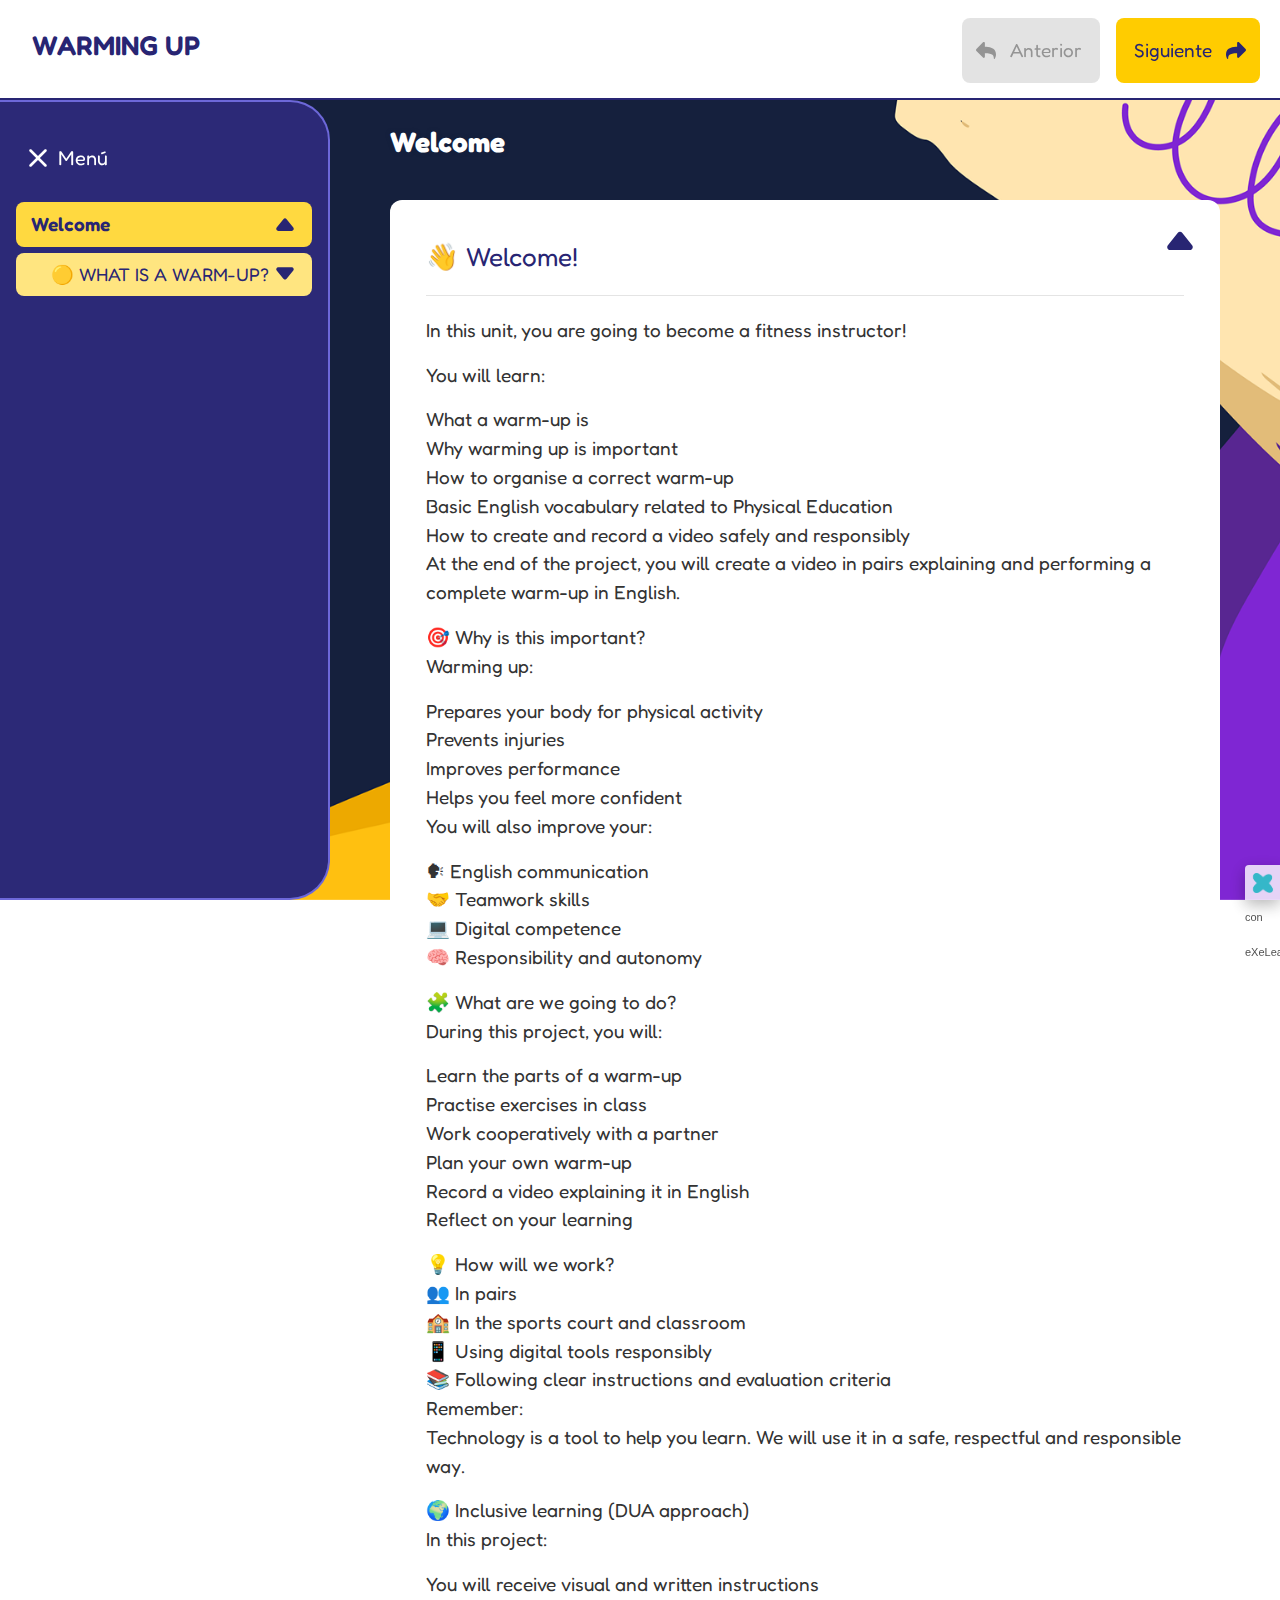
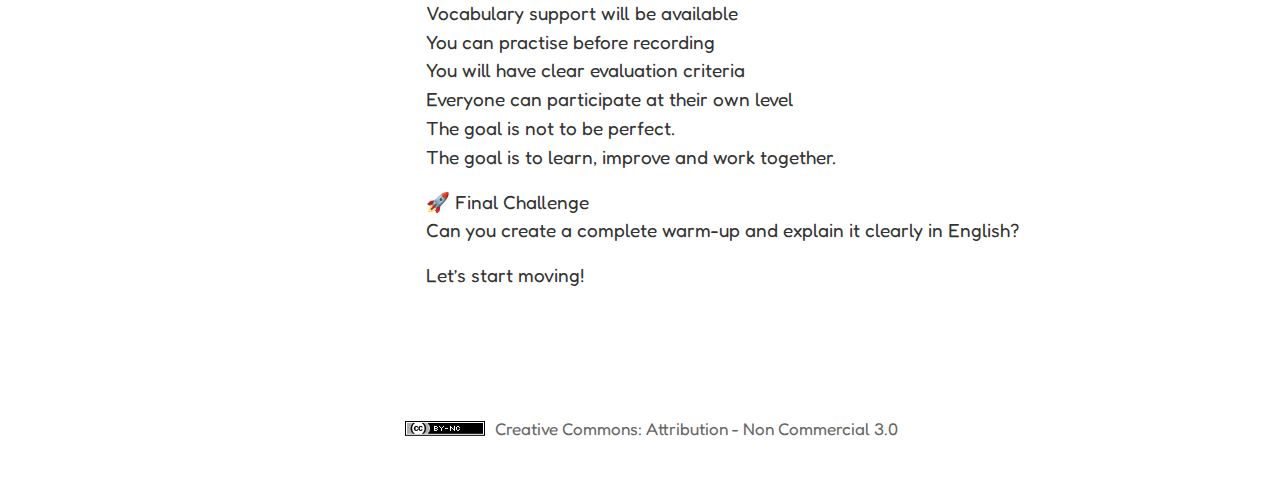
<file: index.html>
<!DOCTYPE html>
<html lang="es" id="exe-index">
<head>
<meta charset="utf-8">
<meta name="generator" content="eXeLearning v3.0.2">
<meta name="viewport" content="width=device-width, initial-scale=1">
<link rel="license" type="text/html" href="https://creativecommons.org/licenses/by-nc/3.0/">
<title>WARMING UP</title>
<script>document.querySelector("html").classList.add("js");</script><script src="libs/jquery/jquery.min.js"> </script><script src="libs/common_i18n.js"> </script><script src="libs/common.js"> </script><script src="libs/exe_export.js"> </script><script src="libs/bootstrap/bootstrap.bundle.min.js"> </script><link rel="stylesheet" href="libs/bootstrap/bootstrap.min.css">
<script src="idevices/text/text.js"> </script><link rel="stylesheet" href="idevices/text/text.css">
<link rel="stylesheet" href="content/css/base.css">
<script src="theme/style.js"> </script><link rel="stylesheet" href="theme/style.css">
<link rel="icon" type="image/x-icon" href="libs/favicon.ico">
</head>
<body class="exe-export exe-web-site" lang="es">
<script>document.body.className+=" js"</script><div class="exe-content exe-export pre-js siteNav-hidden"> <nav id="siteNav"> <ul> <li class="active"> <a href="index.html" class="active main-node daddy">Welcome</a><ul> <li> <a href="html/what-is-a-warm-up.html" class="daddy">🟡 WHAT IS A WARM-UP?</a><ul class="other-section"> <li> <a href="html/tasks-and-project-development.html" class="daddy">TASKS AND PROJECT DEVELOPMENT</a><ul class="other-section"> <li> <a href="html/organisation-of-the-project.html" class="daddy">ORGANISATION OF THE PROJECT</a><ul class="other-section"> <li> <a href="html/final-product.html" class="daddy">FINAL PRODUCT</a><ul class="other-section"> <li> <a href="html/evaluation.html" class="daddy">EVALUATION</a><ul class="other-section"> <li> <a href="html/gu%C3%8Da-did%C3%81ctica.html" class="daddy">GUÍA DIDÁCTICA</a><ul class="other-section"> <li> <a href="html/responsible-use-and-digital-safety.html" class="daddy">RESPONSIBLE USE AND DIGITAL SAFETY</a><ul class="other-section"> <li> <a href="html/credits.html" class="no-ch">CREDITS</a>
</li>
</ul>
</li>
</ul>
</li>
</ul>
</li>
</ul>
</li>
</ul>
</li>
</ul>
</li>
</ul>
</li>
</ul>
</li>
</ul></nav><main id="20260211170854RNOKSO" class="page"> <header id="header-20260211170854RNOKSO" class="main-header"> <div class="package-header"><h1 class="package-title">WARMING UP</h1></div>
<div class="page-header"><h2 class="page-title">Welcome</h2></div></header><div id="page-content-20260211170854RNOKSO" class="page-content"> <article id="20260211182715708WEA" class="box"> <header class="box-head no-icon"> <h1 class="box-title">👋 Welcome!</h1>
<button class="box-toggle box-toggle-on" title="Ocultar/Mostrar contenido"> <span>Ocultar/Mostrar contenido</span></button></header><div class="box-content"> <div id="20260211182715694XL2" class="idevice_node text" data-idevice-path="idevices/text/" data-idevice-type="text" data-idevice-component-type="json"><div class="exe-text-template"><div class="textIdeviceContent">
            <div class="exe-text-activity">
                <div><p>In this unit, you are going to become a fitness instructor!</p>
<p>You will learn:</p>
<p>What a warm-up is<br>Why warming up is important<br>How to organise a correct warm-up<br>Basic English vocabulary related to Physical Education<br>How to create and record a video safely and responsibly<br>At the end of the project, you will create a video in pairs explaining and performing a complete warm-up in English.</p>
<p></p>
<p>🎯 Why is this important?<br>Warming up:</p>
<p>Prepares your body for physical activity<br>Prevents injuries<br>Improves performance<br>Helps you feel more confident<br>You will also improve your:</p>
<p>🗣 English communication<br>🤝 Teamwork skills<br>💻 Digital competence<br>🧠 Responsibility and autonomy</p>
<p></p>
<p>🧩 What are we going to do?<br>During this project, you will:</p>
<p>Learn the parts of a warm-up<br>Practise exercises in class<br>Work cooperatively with a partner<br>Plan your own warm-up<br>Record a video explaining it in English<br>Reflect on your learning</p>
<p></p>
<p>💡 How will we work?<br>👥 In pairs<br>🏫 In the sports court and classroom<br>📱 Using digital tools responsibly<br>📚 Following clear instructions and evaluation criteria<br>Remember:<br>Technology is a tool to help you learn. We will use it in a safe, respectful and responsible way.</p>
<p></p>
<p>🌍 Inclusive learning (DUA approach)<br>In this project:</p>
<p>You will receive visual and written instructions<br>Vocabulary support will be available<br>You can practise before recording<br>You will have clear evaluation criteria<br>Everyone can participate at their own level<br>The goal is not to be perfect.<br>The goal is to learn, improve and work together.</p>
<p>🚀 Final Challenge<br>Can you create a complete warm-up and explain it clearly in English?</p>
<p>Let’s start moving!</p><p class="clearfix"></p></div>
            </div></div></div></div>
</div></article>
</div></main><div class="nav-buttons"> <span class="nav-button nav-button-left" aria-hidden="true"> <span>Anterior</span></span><a href="html/what-is-a-warm-up.html" title="Siguiente" class="nav-button nav-button-right"> <span>Siguiente</span></a>
</div>
<footer id="siteFooter"><div id="siteFooterContent"> <div id="packageLicense" class="cc cc-by-nc"> <p> <span class="license-label">Licencia: </span><a href="https://creativecommons.org/licenses/by-nc/3.0/" class="license">creative commons: attribution - non commercial 3.0</a></p>
</div>
</div></footer>
</div>
<p id="made-with-eXe"> <a href="https://exelearning.net/" target="_blank" rel="noopener"> <span>Creado con eXeLearning <span>(nueva ventana)</span></span></a></p>
</body>
</html>
</file>
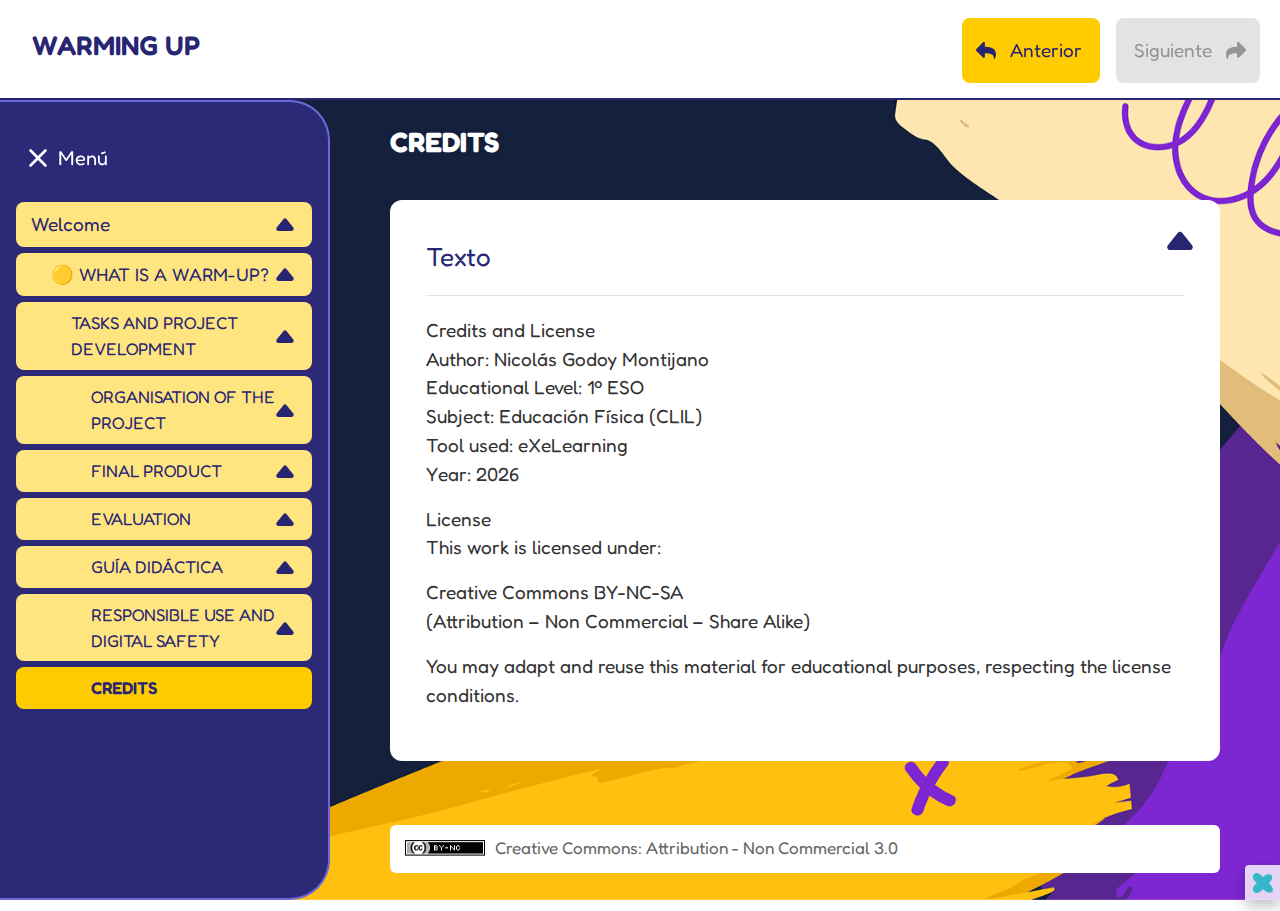
<file: html/credits.html>
<!DOCTYPE html>
<html lang="es" id="exe-node-20260215180253629A09">
<head>
<meta charset="utf-8">
<meta name="generator" content="eXeLearning v3.0.2">
<meta name="viewport" content="width=device-width, initial-scale=1">
<link rel="license" type="text/html" href="https://creativecommons.org/licenses/by-nc/3.0/">
<title>CREDITS | WARMING UP</title>
<script>document.querySelector("html").classList.add("js");</script><script src="../libs/jquery/jquery.min.js"> </script><script src="../libs/common_i18n.js"> </script><script src="../libs/common.js"> </script><script src="../libs/exe_export.js"> </script><script src="../libs/bootstrap/bootstrap.bundle.min.js"> </script><link rel="stylesheet" href="../libs/bootstrap/bootstrap.min.css">
<script src="../idevices/text/text.js"> </script><link rel="stylesheet" href="../idevices/text/text.css">
<link rel="stylesheet" href="../content/css/base.css">
<script src="../theme/style.js"> </script><link rel="stylesheet" href="../theme/style.css">
<link rel="icon" type="image/x-icon" href="../libs/favicon.ico">
</head>
<body class="exe-export exe-web-site" lang="es">
<script>document.body.className+=" js"</script><div class="exe-content exe-export pre-js siteNav-hidden"> <nav id="siteNav"> <ul> <li class="current-page-parent"> <a href="../index.html" class="main-node daddy">Welcome</a><ul> <li class="current-page-parent"> <a href="../html/what-is-a-warm-up.html" class="daddy">🟡 WHAT IS A WARM-UP?</a><ul> <li class="current-page-parent"> <a href="../html/tasks-and-project-development.html" class="daddy">TASKS AND PROJECT DEVELOPMENT</a><ul> <li class="current-page-parent"> <a href="../html/organisation-of-the-project.html" class="daddy">ORGANISATION OF THE PROJECT</a><ul> <li class="current-page-parent"> <a href="../html/final-product.html" class="daddy">FINAL PRODUCT</a><ul> <li class="current-page-parent"> <a href="../html/evaluation.html" class="daddy">EVALUATION</a><ul> <li class="current-page-parent"> <a href="../html/gu%C3%8Da-did%C3%81ctica.html" class="daddy">GUÍA DIDÁCTICA</a><ul> <li class="current-page-parent"> <a href="../html/responsible-use-and-digital-safety.html" class="daddy">RESPONSIBLE USE AND DIGITAL SAFETY</a><ul> <li class="active"> <a href="../html/credits.html" class="active no-ch">CREDITS</a>
</li>
</ul>
</li>
</ul>
</li>
</ul>
</li>
</ul>
</li>
</ul>
</li>
</ul>
</li>
</ul>
</li>
</ul>
</li>
</ul></nav><main id="20260215180253629A09" class="page"> <header id="header-20260215180253629A09" class="main-header"> <div class="package-header"><h1 class="package-title">WARMING UP</h1></div>
<div class="page-header"><h2 class="page-title">CREDITS</h2></div></header><div id="page-content-20260215180253629A09" class="page-content"> <article id="20260215180256712ZBZ" class="box"> <header class="box-head no-icon"> <h1 class="box-title">Texto</h1>
<button class="box-toggle box-toggle-on" title="Ocultar/Mostrar contenido"> <span>Ocultar/Mostrar contenido</span></button></header><div class="box-content"> <div id="20260215180256704M1G" class="idevice_node text" data-idevice-path="../idevices/text/" data-idevice-type="text" data-idevice-component-type="json"><div class="exe-text-template"><div class="textIdeviceContent">
            <div class="exe-text-activity">
                <div><p>Credits and License<br>Author: Nicolás Godoy Montijano<br>Educational Level: 1º ESO<br>Subject: Educación Física (CLIL)<br>Tool used: eXeLearning<br>Year: 2026</p>
<p>License<br>This work is licensed under:</p>
<p>Creative Commons BY-NC-SA<br>(Attribution – Non Commercial – Share Alike)</p>
<p>You may adapt and reuse this material for educational purposes, respecting the license conditions.</p><p class="clearfix"></p></div>
            </div></div></div></div>
</div></article>
</div></main><div class="nav-buttons"> <a href="../html/responsible-use-and-digital-safety.html" title="Anterior" class="nav-button nav-button-left"> <span>Anterior</span></a><span class="nav-button nav-button-right" aria-hidden="true"> <span>Siguiente</span></span>
</div>
<footer id="siteFooter"><div id="siteFooterContent"> <div id="packageLicense" class="cc cc-by-nc"> <p> <span class="license-label">Licencia: </span><a href="https://creativecommons.org/licenses/by-nc/3.0/" class="license">creative commons: attribution - non commercial 3.0</a></p>
</div>
</div></footer>
</div>
<p id="made-with-eXe"> <a href="https://exelearning.net/" target="_blank" rel="noopener"> <span>Creado con eXeLearning <span>(nueva ventana)</span></span></a></p>
</body>
</html>
</file>
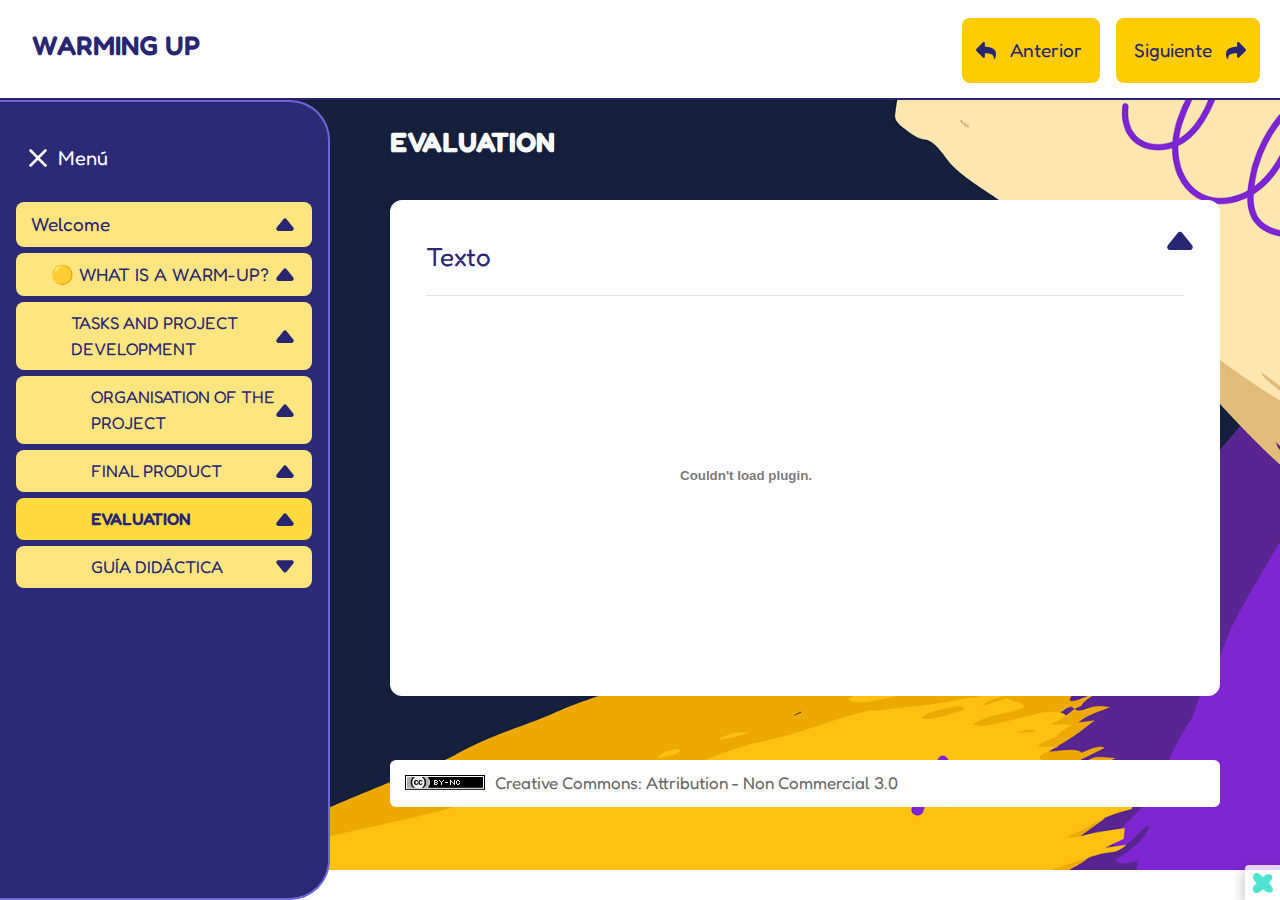
<file: html/evaluation.html>
<!DOCTYPE html>
<html lang="es" id="exe-node-20260215175434903W75">
<head>
<meta charset="utf-8">
<meta name="generator" content="eXeLearning v3.0.2">
<meta name="viewport" content="width=device-width, initial-scale=1">
<link rel="license" type="text/html" href="https://creativecommons.org/licenses/by-nc/3.0/">
<title>EVALUATION | WARMING UP</title>
<script>document.querySelector("html").classList.add("js");</script><script src="../libs/jquery/jquery.min.js"> </script><script src="../libs/common_i18n.js"> </script><script src="../libs/common.js"> </script><script src="../libs/exe_export.js"> </script><script src="../libs/bootstrap/bootstrap.bundle.min.js"> </script><link rel="stylesheet" href="../libs/bootstrap/bootstrap.min.css">
<script src="../idevices/text/text.js"> </script><link rel="stylesheet" href="../idevices/text/text.css">
<link rel="stylesheet" href="../content/css/base.css">
<script src="../theme/style.js"> </script><link rel="stylesheet" href="../theme/style.css">
<link rel="icon" type="image/x-icon" href="../libs/favicon.ico">
</head>
<body class="exe-export exe-web-site" lang="es">
<script>document.body.className+=" js"</script><div class="exe-content exe-export pre-js siteNav-hidden"> <nav id="siteNav"> <ul> <li class="current-page-parent"> <a href="../index.html" class="main-node daddy">Welcome</a><ul> <li class="current-page-parent"> <a href="../html/what-is-a-warm-up.html" class="daddy">🟡 WHAT IS A WARM-UP?</a><ul> <li class="current-page-parent"> <a href="../html/tasks-and-project-development.html" class="daddy">TASKS AND PROJECT DEVELOPMENT</a><ul> <li class="current-page-parent"> <a href="../html/organisation-of-the-project.html" class="daddy">ORGANISATION OF THE PROJECT</a><ul> <li class="current-page-parent"> <a href="../html/final-product.html" class="daddy">FINAL PRODUCT</a><ul> <li class="active"> <a href="../html/evaluation.html" class="active daddy">EVALUATION</a><ul> <li> <a href="../html/gu%C3%8Da-did%C3%81ctica.html" class="daddy">GUÍA DIDÁCTICA</a><ul class="other-section"> <li> <a href="../html/responsible-use-and-digital-safety.html" class="daddy">RESPONSIBLE USE AND DIGITAL SAFETY</a><ul class="other-section"> <li> <a href="../html/credits.html" class="no-ch">CREDITS</a>
</li>
</ul>
</li>
</ul>
</li>
</ul>
</li>
</ul>
</li>
</ul>
</li>
</ul>
</li>
</ul>
</li>
</ul>
</li>
</ul></nav><main id="20260215175434903W75" class="page"> <header id="header-20260215175434903W75" class="main-header"> <div class="package-header"><h1 class="package-title">WARMING UP</h1></div>
<div class="page-header"><h2 class="page-title">EVALUATION</h2></div></header><div id="page-content-20260215175434903W75" class="page-content"> <article id="20260215175438332WVI" class="box"> <header class="box-head no-icon"> <h1 class="box-title">Texto</h1>
<button class="box-toggle box-toggle-on" title="Ocultar/Mostrar contenido"> <span>Ocultar/Mostrar contenido</span></button></header><div class="box-content"> <div id="20260215175438324ZA2" class="idevice_node text" data-idevice-path="../idevices/text/" data-idevice-type="text" data-idevice-component-type="json"><div class="exe-text-template"><div class="textIdeviceContent">
            <div class="exe-text-activity">
                <div><p><embed width="640" height="320" src="../content/resources/20260215175438324ZA2/Instrumentos_evaluacin_2.pdf" type="application/pdf"></p>
<p></p><p class="clearfix"></p></div>
            </div></div></div></div>
</div></article>
</div></main><div class="nav-buttons"> <a href="../html/final-product.html" title="Anterior" class="nav-button nav-button-left"> <span>Anterior</span></a><a href="../html/gu%C3%8Da-did%C3%81ctica.html" title="Siguiente" class="nav-button nav-button-right"> <span>Siguiente</span></a>
</div>
<footer id="siteFooter"><div id="siteFooterContent"> <div id="packageLicense" class="cc cc-by-nc"> <p> <span class="license-label">Licencia: </span><a href="https://creativecommons.org/licenses/by-nc/3.0/" class="license">creative commons: attribution - non commercial 3.0</a></p>
</div>
</div></footer>
</div>
<p id="made-with-eXe"> <a href="https://exelearning.net/" target="_blank" rel="noopener"> <span>Creado con eXeLearning <span>(nueva ventana)</span></span></a></p>
</body>
</html>
</file>
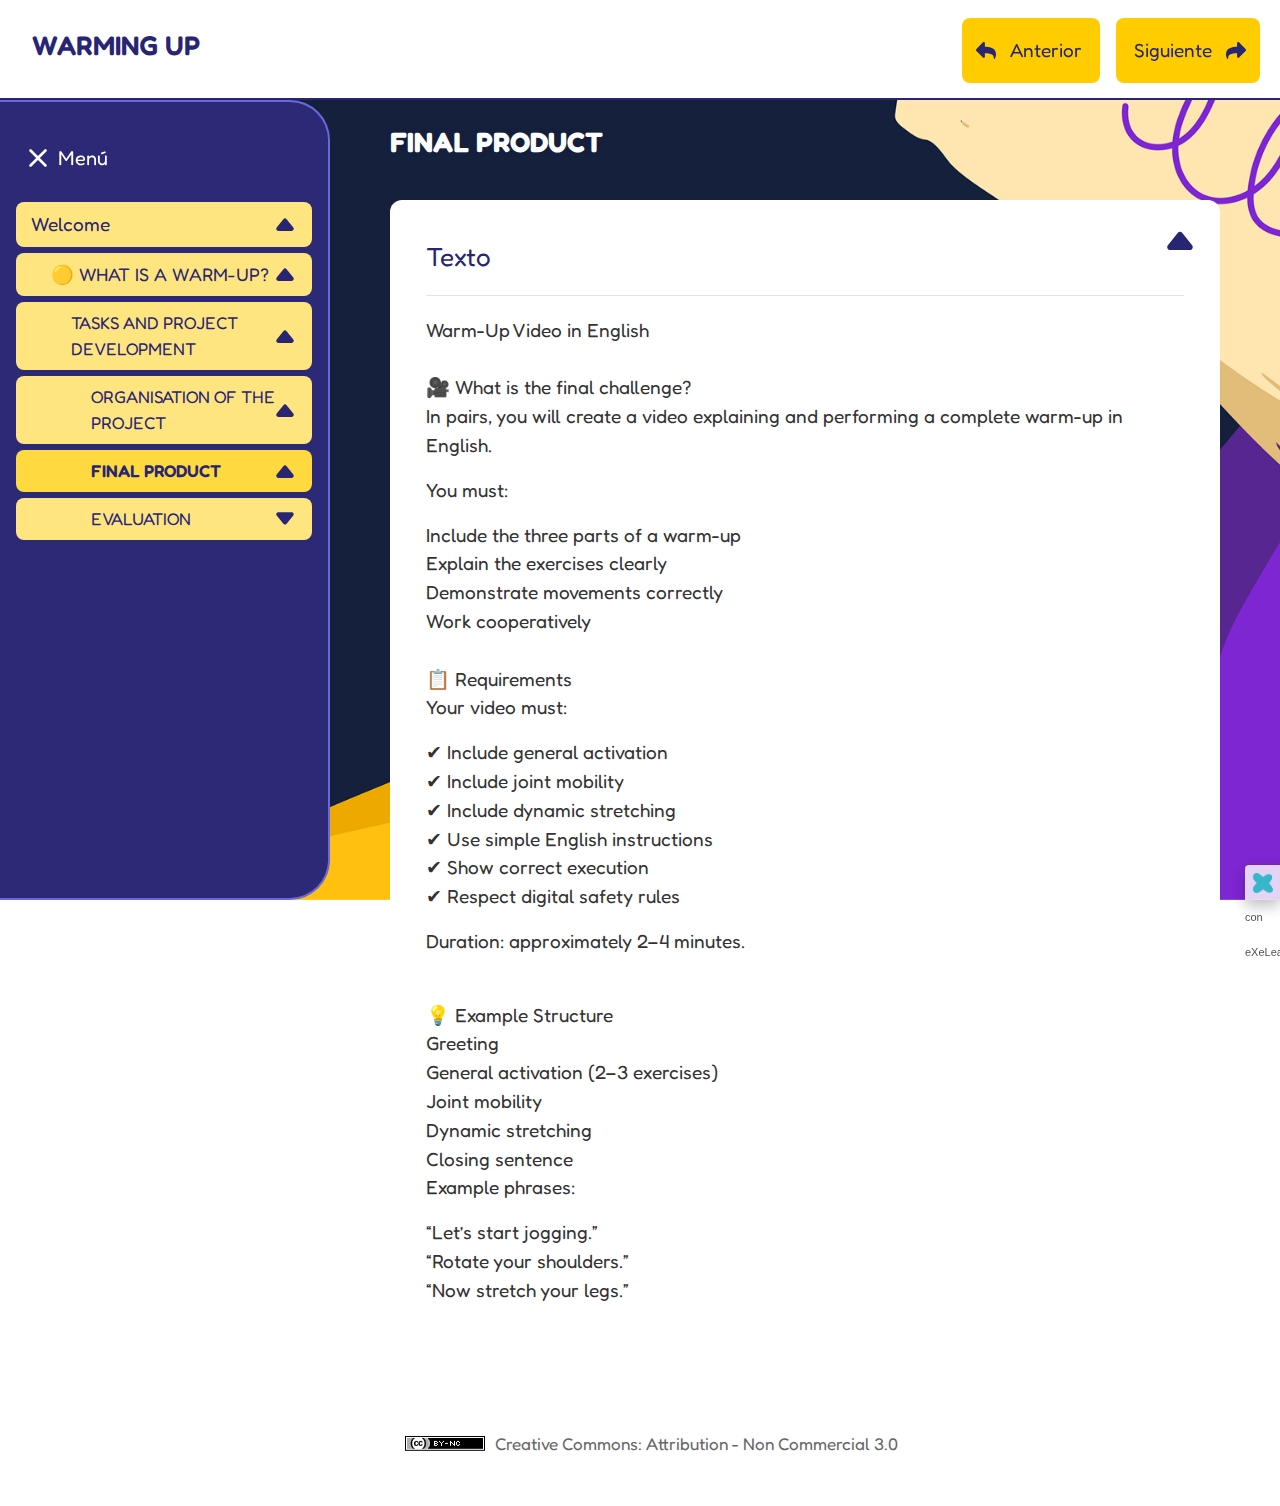
<file: html/final-product.html>
<!DOCTYPE html>
<html lang="es" id="exe-node-20260215175323644WRV">
<head>
<meta charset="utf-8">
<meta name="generator" content="eXeLearning v3.0.2">
<meta name="viewport" content="width=device-width, initial-scale=1">
<link rel="license" type="text/html" href="https://creativecommons.org/licenses/by-nc/3.0/">
<title>FINAL PRODUCT | WARMING UP</title>
<script>document.querySelector("html").classList.add("js");</script><script src="../libs/jquery/jquery.min.js"> </script><script src="../libs/common_i18n.js"> </script><script src="../libs/common.js"> </script><script src="../libs/exe_export.js"> </script><script src="../libs/bootstrap/bootstrap.bundle.min.js"> </script><link rel="stylesheet" href="../libs/bootstrap/bootstrap.min.css">
<script src="../idevices/text/text.js"> </script><link rel="stylesheet" href="../idevices/text/text.css">
<link rel="stylesheet" href="../content/css/base.css">
<script src="../theme/style.js"> </script><link rel="stylesheet" href="../theme/style.css">
<link rel="icon" type="image/x-icon" href="../libs/favicon.ico">
</head>
<body class="exe-export exe-web-site" lang="es">
<script>document.body.className+=" js"</script><div class="exe-content exe-export pre-js siteNav-hidden"> <nav id="siteNav"> <ul> <li class="current-page-parent"> <a href="../index.html" class="main-node daddy">Welcome</a><ul> <li class="current-page-parent"> <a href="../html/what-is-a-warm-up.html" class="daddy">🟡 WHAT IS A WARM-UP?</a><ul> <li class="current-page-parent"> <a href="../html/tasks-and-project-development.html" class="daddy">TASKS AND PROJECT DEVELOPMENT</a><ul> <li class="current-page-parent"> <a href="../html/organisation-of-the-project.html" class="daddy">ORGANISATION OF THE PROJECT</a><ul> <li class="active"> <a href="../html/final-product.html" class="active daddy">FINAL PRODUCT</a><ul> <li> <a href="../html/evaluation.html" class="daddy">EVALUATION</a><ul class="other-section"> <li> <a href="../html/gu%C3%8Da-did%C3%81ctica.html" class="daddy">GUÍA DIDÁCTICA</a><ul class="other-section"> <li> <a href="../html/responsible-use-and-digital-safety.html" class="daddy">RESPONSIBLE USE AND DIGITAL SAFETY</a><ul class="other-section"> <li> <a href="../html/credits.html" class="no-ch">CREDITS</a>
</li>
</ul>
</li>
</ul>
</li>
</ul>
</li>
</ul>
</li>
</ul>
</li>
</ul>
</li>
</ul>
</li>
</ul>
</li>
</ul></nav><main id="20260215175323644WRV" class="page"> <header id="header-20260215175323644WRV" class="main-header"> <div class="package-header"><h1 class="package-title">WARMING UP</h1></div>
<div class="page-header"><h2 class="page-title">FINAL PRODUCT</h2></div></header><div id="page-content-20260215175323644WRV" class="page-content"> <article id="202602151753466182JX" class="box"> <header class="box-head no-icon"> <h1 class="box-title">Texto</h1>
<button class="box-toggle box-toggle-on" title="Ocultar/Mostrar contenido"> <span>Ocultar/Mostrar contenido</span></button></header><div class="box-content"> <div id="20260215175346611971" class="idevice_node text" data-idevice-path="../idevices/text/" data-idevice-type="text" data-idevice-component-type="json"><div class="exe-text-template"><div class="textIdeviceContent">
            <div class="exe-text-activity">
                <div><p>Warm-Up Video in English<br>&nbsp;<br>🎥 What is the final challenge?<br>In pairs, you will create a video explaining and performing a complete warm-up in English.</p>
<p>You must:</p>
<p>Include the three parts of a warm-up<br>Explain the exercises clearly<br>Demonstrate movements correctly<br>Work cooperatively<br>&nbsp;<br>📋 Requirements<br>Your video must:</p>
<p>✔ Include general activation<br>✔ Include joint mobility<br>✔ Include dynamic stretching<br>✔ Use simple English instructions<br>✔ Show correct execution<br>✔ Respect digital safety rules</p>
<p>Duration: approximately 2–4 minutes.</p>
<p>&nbsp;<br>💡 Example Structure<br>Greeting<br>General activation (2–3 exercises)<br>Joint mobility<br>Dynamic stretching<br>Closing sentence<br>Example phrases:</p>
<p>“Let’s start jogging.”<br>“Rotate your shoulders.”<br>“Now stretch your legs.”</p><p class="clearfix"></p></div>
            </div></div></div></div>
</div></article>
</div></main><div class="nav-buttons"> <a href="../html/organisation-of-the-project.html" title="Anterior" class="nav-button nav-button-left"> <span>Anterior</span></a><a href="../html/evaluation.html" title="Siguiente" class="nav-button nav-button-right"> <span>Siguiente</span></a>
</div>
<footer id="siteFooter"><div id="siteFooterContent"> <div id="packageLicense" class="cc cc-by-nc"> <p> <span class="license-label">Licencia: </span><a href="https://creativecommons.org/licenses/by-nc/3.0/" class="license">creative commons: attribution - non commercial 3.0</a></p>
</div>
</div></footer>
</div>
<p id="made-with-eXe"> <a href="https://exelearning.net/" target="_blank" rel="noopener"> <span>Creado con eXeLearning <span>(nueva ventana)</span></span></a></p>
</body>
</html>
</file>
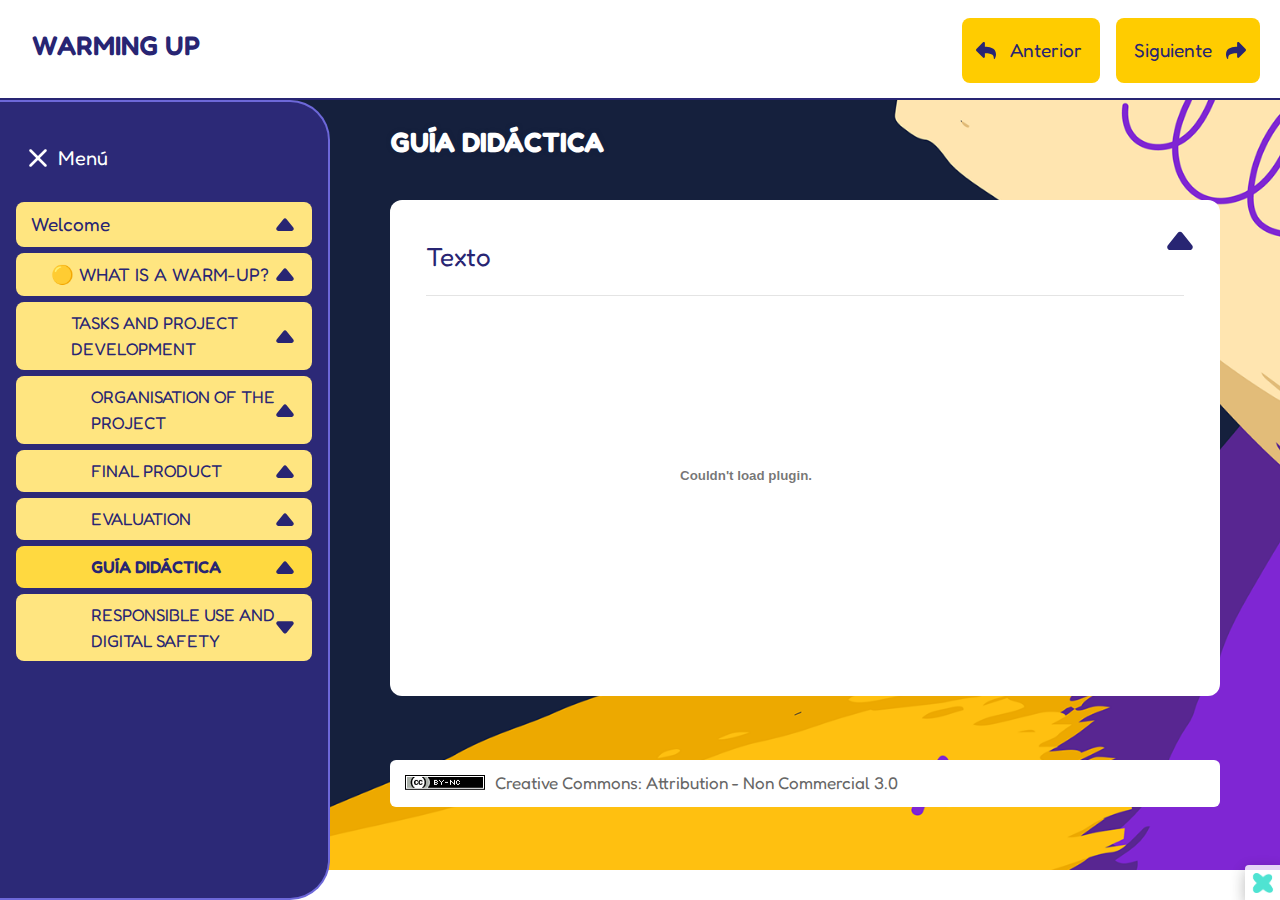
<file: html/guÍa-didÁctica.html>
<!DOCTYPE html>
<html lang="es" id="exe-node-202602151757472163TR">
<head>
<meta charset="utf-8">
<meta name="generator" content="eXeLearning v3.0.2">
<meta name="viewport" content="width=device-width, initial-scale=1">
<link rel="license" type="text/html" href="https://creativecommons.org/licenses/by-nc/3.0/">
<title>GUÍA DIDÁCTICA | WARMING UP</title>
<script>document.querySelector("html").classList.add("js");</script><script src="../libs/jquery/jquery.min.js"> </script><script src="../libs/common_i18n.js"> </script><script src="../libs/common.js"> </script><script src="../libs/exe_export.js"> </script><script src="../libs/bootstrap/bootstrap.bundle.min.js"> </script><link rel="stylesheet" href="../libs/bootstrap/bootstrap.min.css">
<script src="../idevices/text/text.js"> </script><link rel="stylesheet" href="../idevices/text/text.css">
<link rel="stylesheet" href="../content/css/base.css">
<script src="../theme/style.js"> </script><link rel="stylesheet" href="../theme/style.css">
<link rel="icon" type="image/x-icon" href="../libs/favicon.ico">
</head>
<body class="exe-export exe-web-site" lang="es">
<script>document.body.className+=" js"</script><div class="exe-content exe-export pre-js siteNav-hidden"> <nav id="siteNav"> <ul> <li class="current-page-parent"> <a href="../index.html" class="main-node daddy">Welcome</a><ul> <li class="current-page-parent"> <a href="../html/what-is-a-warm-up.html" class="daddy">🟡 WHAT IS A WARM-UP?</a><ul> <li class="current-page-parent"> <a href="../html/tasks-and-project-development.html" class="daddy">TASKS AND PROJECT DEVELOPMENT</a><ul> <li class="current-page-parent"> <a href="../html/organisation-of-the-project.html" class="daddy">ORGANISATION OF THE PROJECT</a><ul> <li class="current-page-parent"> <a href="../html/final-product.html" class="daddy">FINAL PRODUCT</a><ul> <li class="current-page-parent"> <a href="../html/evaluation.html" class="daddy">EVALUATION</a><ul> <li class="active"> <a href="../html/gu%C3%8Da-did%C3%81ctica.html" class="active daddy">GUÍA DIDÁCTICA</a><ul> <li> <a href="../html/responsible-use-and-digital-safety.html" class="daddy">RESPONSIBLE USE AND DIGITAL SAFETY</a><ul class="other-section"> <li> <a href="../html/credits.html" class="no-ch">CREDITS</a>
</li>
</ul>
</li>
</ul>
</li>
</ul>
</li>
</ul>
</li>
</ul>
</li>
</ul>
</li>
</ul>
</li>
</ul>
</li>
</ul></nav><main id="202602151757472163TR" class="page"> <header id="header-202602151757472163TR" class="main-header"> <div class="package-header"><h1 class="package-title">WARMING UP</h1></div>
<div class="page-header"><h2 class="page-title">GUÍA DIDÁCTICA</h2></div></header><div id="page-content-202602151757472163TR" class="page-content"> <article id="20260215175749872A9Q" class="box"> <header class="box-head no-icon"> <h1 class="box-title">Texto</h1>
<button class="box-toggle box-toggle-on" title="Ocultar/Mostrar contenido"> <span>Ocultar/Mostrar contenido</span></button></header><div class="box-content"> <div id="20260215175749866F5I" class="idevice_node text" data-idevice-path="../idevices/text/" data-idevice-type="text" data-idevice-component-type="json"><div class="exe-text-template"><div class="textIdeviceContent">
            <div class="exe-text-activity">
                <div><p><embed width="640" height="320" src="../content/resources/20260215175749866F5I/Copia_de_6.1._Asociamos_tareas_a_Criterios_de_evaluacin_.pdf" type="application/pdf"></p>
<p></p><p class="clearfix"></p></div>
            </div></div></div></div>
</div></article>
</div></main><div class="nav-buttons"> <a href="../html/evaluation.html" title="Anterior" class="nav-button nav-button-left"> <span>Anterior</span></a><a href="../html/responsible-use-and-digital-safety.html" title="Siguiente" class="nav-button nav-button-right"> <span>Siguiente</span></a>
</div>
<footer id="siteFooter"><div id="siteFooterContent"> <div id="packageLicense" class="cc cc-by-nc"> <p> <span class="license-label">Licencia: </span><a href="https://creativecommons.org/licenses/by-nc/3.0/" class="license">creative commons: attribution - non commercial 3.0</a></p>
</div>
</div></footer>
</div>
<p id="made-with-eXe"> <a href="https://exelearning.net/" target="_blank" rel="noopener"> <span>Creado con eXeLearning <span>(nueva ventana)</span></span></a></p>
</body>
</html>
</file>
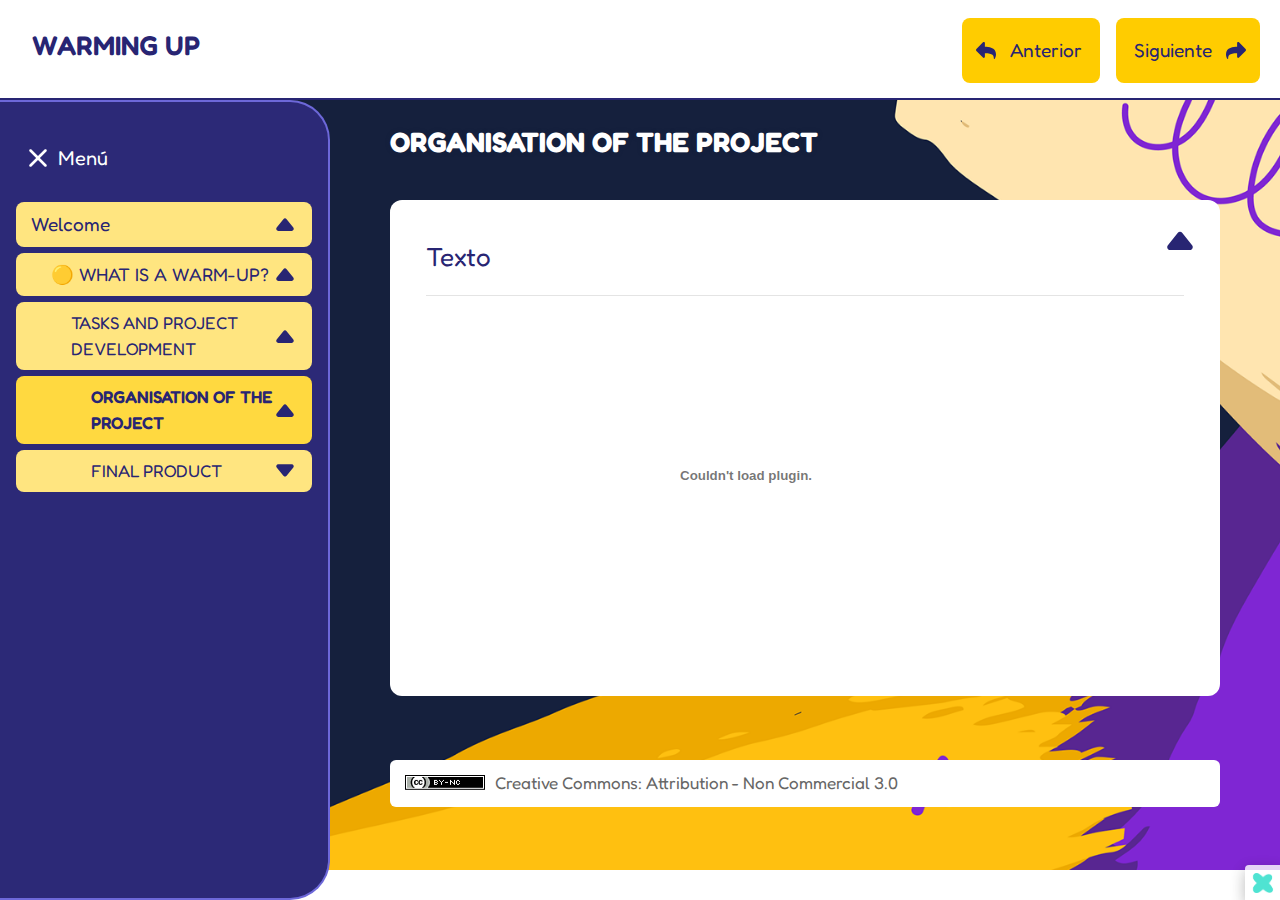
<file: html/organisation-of-the-project.html>
<!DOCTYPE html>
<html lang="es" id="exe-node-20260215173939335WKH">
<head>
<meta charset="utf-8">
<meta name="generator" content="eXeLearning v3.0.2">
<meta name="viewport" content="width=device-width, initial-scale=1">
<link rel="license" type="text/html" href="https://creativecommons.org/licenses/by-nc/3.0/">
<title>ORGANISATION OF THE PROJECT | WARMING UP</title>
<script>document.querySelector("html").classList.add("js");</script><script src="../libs/jquery/jquery.min.js"> </script><script src="../libs/common_i18n.js"> </script><script src="../libs/common.js"> </script><script src="../libs/exe_export.js"> </script><script src="../libs/bootstrap/bootstrap.bundle.min.js"> </script><link rel="stylesheet" href="../libs/bootstrap/bootstrap.min.css">
<script src="../idevices/text/text.js"> </script><link rel="stylesheet" href="../idevices/text/text.css">
<link rel="stylesheet" href="../content/css/base.css">
<script src="../theme/style.js"> </script><link rel="stylesheet" href="../theme/style.css">
<link rel="icon" type="image/x-icon" href="../libs/favicon.ico">
</head>
<body class="exe-export exe-web-site" lang="es">
<script>document.body.className+=" js"</script><div class="exe-content exe-export pre-js siteNav-hidden"> <nav id="siteNav"> <ul> <li class="current-page-parent"> <a href="../index.html" class="main-node daddy">Welcome</a><ul> <li class="current-page-parent"> <a href="../html/what-is-a-warm-up.html" class="daddy">🟡 WHAT IS A WARM-UP?</a><ul> <li class="current-page-parent"> <a href="../html/tasks-and-project-development.html" class="daddy">TASKS AND PROJECT DEVELOPMENT</a><ul> <li class="active"> <a href="../html/organisation-of-the-project.html" class="active daddy">ORGANISATION OF THE PROJECT</a><ul> <li> <a href="../html/final-product.html" class="daddy">FINAL PRODUCT</a><ul class="other-section"> <li> <a href="../html/evaluation.html" class="daddy">EVALUATION</a><ul class="other-section"> <li> <a href="../html/gu%C3%8Da-did%C3%81ctica.html" class="daddy">GUÍA DIDÁCTICA</a><ul class="other-section"> <li> <a href="../html/responsible-use-and-digital-safety.html" class="daddy">RESPONSIBLE USE AND DIGITAL SAFETY</a><ul class="other-section"> <li> <a href="../html/credits.html" class="no-ch">CREDITS</a>
</li>
</ul>
</li>
</ul>
</li>
</ul>
</li>
</ul>
</li>
</ul>
</li>
</ul>
</li>
</ul>
</li>
</ul>
</li>
</ul></nav><main id="20260215173939335WKH" class="page"> <header id="header-20260215173939335WKH" class="main-header"> <div class="package-header"><h1 class="package-title">WARMING UP</h1></div>
<div class="page-header"><h2 class="page-title">ORGANISATION OF THE PROJECT</h2></div></header><div id="page-content-20260215173939335WKH" class="page-content"> <article id="20260215175043231RVD" class="box"> <header class="box-head no-icon"> <h1 class="box-title">Texto</h1>
<button class="box-toggle box-toggle-on" title="Ocultar/Mostrar contenido"> <span>Ocultar/Mostrar contenido</span></button></header><div class="box-content"> <div id="20260215175043221IZ9" class="idevice_node text" data-idevice-path="../idevices/text/" data-idevice-type="text" data-idevice-component-type="json"><div class="exe-text-template"><div class="textIdeviceContent">
            <div class="exe-text-activity">
                <div><p><embed width="640" height="320" src="../content/resources/20260215175043221IZ9/lnea_temporal_1.pdf" type="application/pdf"></p>
<p></p><p class="clearfix"></p></div>
            </div></div></div></div>
</div></article>
</div></main><div class="nav-buttons"> <a href="../html/tasks-and-project-development.html" title="Anterior" class="nav-button nav-button-left"> <span>Anterior</span></a><a href="../html/final-product.html" title="Siguiente" class="nav-button nav-button-right"> <span>Siguiente</span></a>
</div>
<footer id="siteFooter"><div id="siteFooterContent"> <div id="packageLicense" class="cc cc-by-nc"> <p> <span class="license-label">Licencia: </span><a href="https://creativecommons.org/licenses/by-nc/3.0/" class="license">creative commons: attribution - non commercial 3.0</a></p>
</div>
</div></footer>
</div>
<p id="made-with-eXe"> <a href="https://exelearning.net/" target="_blank" rel="noopener"> <span>Creado con eXeLearning <span>(nueva ventana)</span></span></a></p>
</body>
</html>
</file>
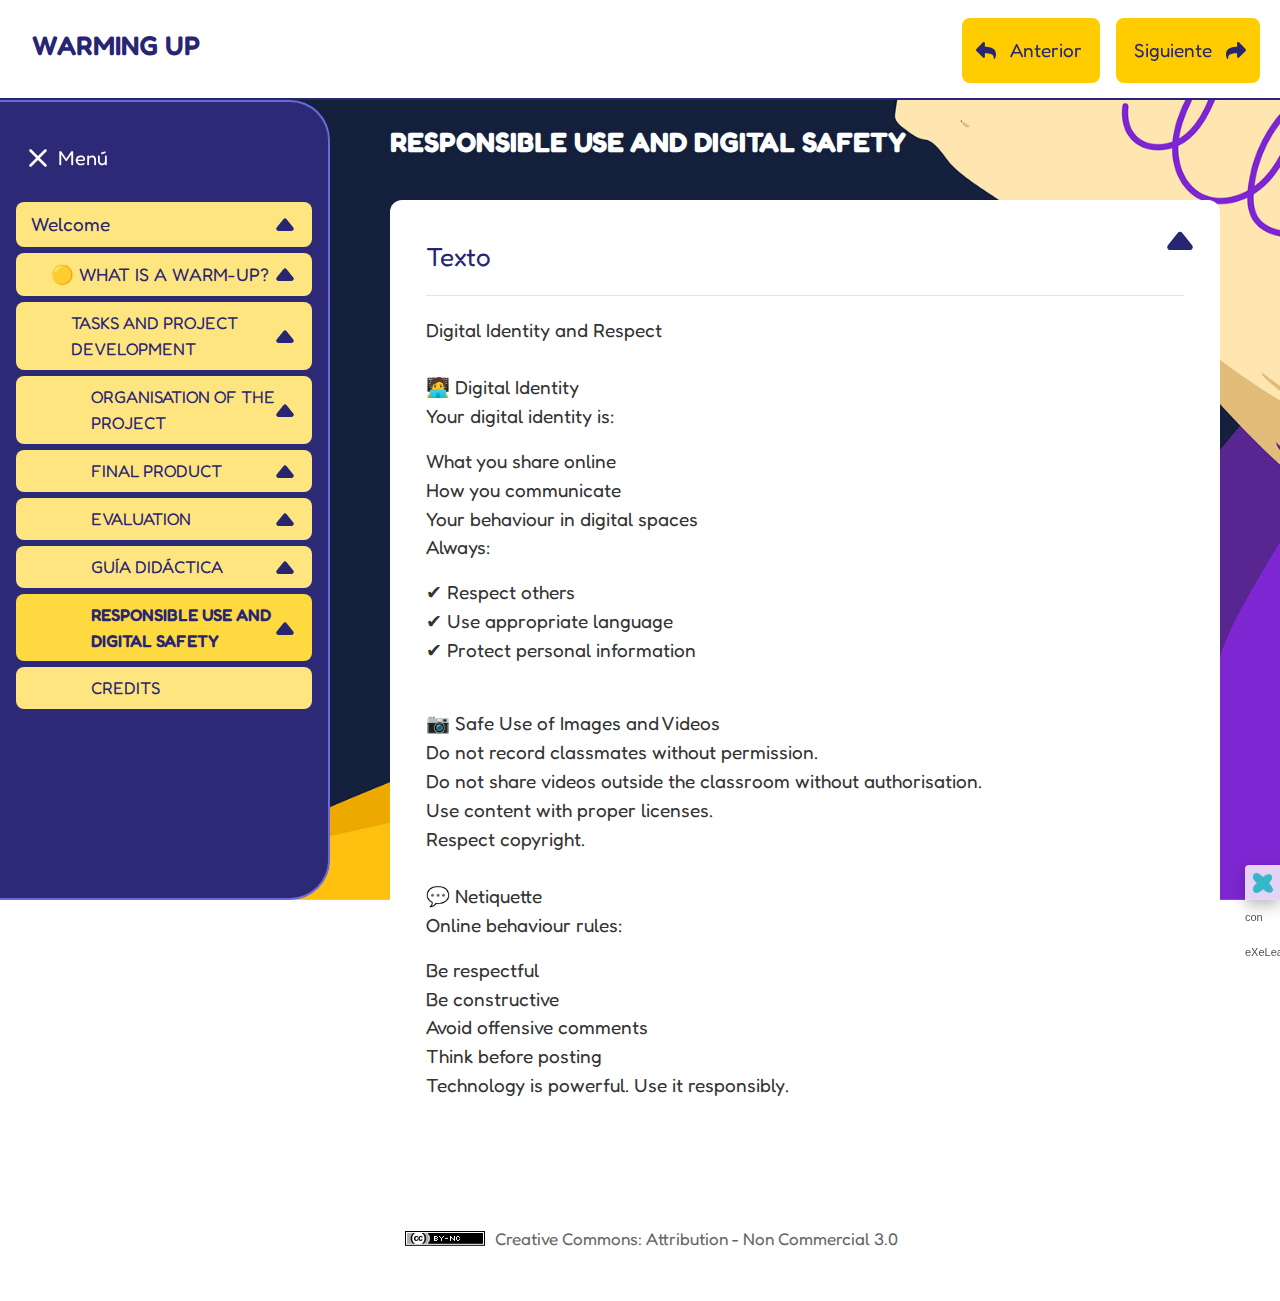
<file: html/responsible-use-and-digital-safety.html>
<!DOCTYPE html>
<html lang="es" id="exe-node-202602151801159643S3">
<head>
<meta charset="utf-8">
<meta name="generator" content="eXeLearning v3.0.2">
<meta name="viewport" content="width=device-width, initial-scale=1">
<link rel="license" type="text/html" href="https://creativecommons.org/licenses/by-nc/3.0/">
<title>RESPONSIBLE USE AND DIGITAL SAFETY | WARMING UP</title>
<script>document.querySelector("html").classList.add("js");</script><script src="../libs/jquery/jquery.min.js"> </script><script src="../libs/common_i18n.js"> </script><script src="../libs/common.js"> </script><script src="../libs/exe_export.js"> </script><script src="../libs/bootstrap/bootstrap.bundle.min.js"> </script><link rel="stylesheet" href="../libs/bootstrap/bootstrap.min.css">
<script src="../idevices/text/text.js"> </script><link rel="stylesheet" href="../idevices/text/text.css">
<link rel="stylesheet" href="../content/css/base.css">
<script src="../theme/style.js"> </script><link rel="stylesheet" href="../theme/style.css">
<link rel="icon" type="image/x-icon" href="../libs/favicon.ico">
</head>
<body class="exe-export exe-web-site" lang="es">
<script>document.body.className+=" js"</script><div class="exe-content exe-export pre-js siteNav-hidden"> <nav id="siteNav"> <ul> <li class="current-page-parent"> <a href="../index.html" class="main-node daddy">Welcome</a><ul> <li class="current-page-parent"> <a href="../html/what-is-a-warm-up.html" class="daddy">🟡 WHAT IS A WARM-UP?</a><ul> <li class="current-page-parent"> <a href="../html/tasks-and-project-development.html" class="daddy">TASKS AND PROJECT DEVELOPMENT</a><ul> <li class="current-page-parent"> <a href="../html/organisation-of-the-project.html" class="daddy">ORGANISATION OF THE PROJECT</a><ul> <li class="current-page-parent"> <a href="../html/final-product.html" class="daddy">FINAL PRODUCT</a><ul> <li class="current-page-parent"> <a href="../html/evaluation.html" class="daddy">EVALUATION</a><ul> <li class="current-page-parent"> <a href="../html/gu%C3%8Da-did%C3%81ctica.html" class="daddy">GUÍA DIDÁCTICA</a><ul> <li class="active"> <a href="../html/responsible-use-and-digital-safety.html" class="active daddy">RESPONSIBLE USE AND DIGITAL SAFETY</a><ul> <li> <a href="../html/credits.html" class="no-ch">CREDITS</a>
</li>
</ul>
</li>
</ul>
</li>
</ul>
</li>
</ul>
</li>
</ul>
</li>
</ul>
</li>
</ul>
</li>
</ul>
</li>
</ul></nav><main id="202602151801159643S3" class="page"> <header id="header-202602151801159643S3" class="main-header"> <div class="package-header"><h1 class="package-title">WARMING UP</h1></div>
<div class="page-header"><h2 class="page-title">RESPONSIBLE USE AND DIGITAL SAFETY</h2></div></header><div id="page-content-202602151801159643S3" class="page-content"> <article id="20260215180118958P51" class="box"> <header class="box-head no-icon"> <h1 class="box-title">Texto</h1>
<button class="box-toggle box-toggle-on" title="Ocultar/Mostrar contenido"> <span>Ocultar/Mostrar contenido</span></button></header><div class="box-content"> <div id="20260215180118950MLD" class="idevice_node text" data-idevice-path="../idevices/text/" data-idevice-type="text" data-idevice-component-type="json"><div class="exe-text-template"><div class="textIdeviceContent">
            <div class="exe-text-activity">
                <div><p>Digital Identity and Respect<br>&nbsp;<br>🧑‍💻 Digital Identity<br>Your digital identity is:</p>
<p>What you share online<br>How you communicate<br>Your behaviour in digital spaces<br>Always:</p>
<p>✔ Respect others<br>✔ Use appropriate language<br>✔ Protect personal information</p>
<p>&nbsp;<br>📷 Safe Use of Images and Videos<br>Do not record classmates without permission.<br>Do not share videos outside the classroom without authorisation.<br>Use content with proper licenses.<br>Respect copyright.<br>&nbsp;<br>💬 Netiquette<br>Online behaviour rules:</p>
<p>Be respectful<br>Be constructive<br>Avoid offensive comments<br>Think before posting<br>Technology is powerful. Use it responsibly.</p><p class="clearfix"></p></div>
            </div></div></div></div>
</div></article>
</div></main><div class="nav-buttons"> <a href="../html/gu%C3%8Da-did%C3%81ctica.html" title="Anterior" class="nav-button nav-button-left"> <span>Anterior</span></a><a href="../html/credits.html" title="Siguiente" class="nav-button nav-button-right"> <span>Siguiente</span></a>
</div>
<footer id="siteFooter"><div id="siteFooterContent"> <div id="packageLicense" class="cc cc-by-nc"> <p> <span class="license-label">Licencia: </span><a href="https://creativecommons.org/licenses/by-nc/3.0/" class="license">creative commons: attribution - non commercial 3.0</a></p>
</div>
</div></footer>
</div>
<p id="made-with-eXe"> <a href="https://exelearning.net/" target="_blank" rel="noopener"> <span>Creado con eXeLearning <span>(nueva ventana)</span></span></a></p>
</body>
</html>
</file>
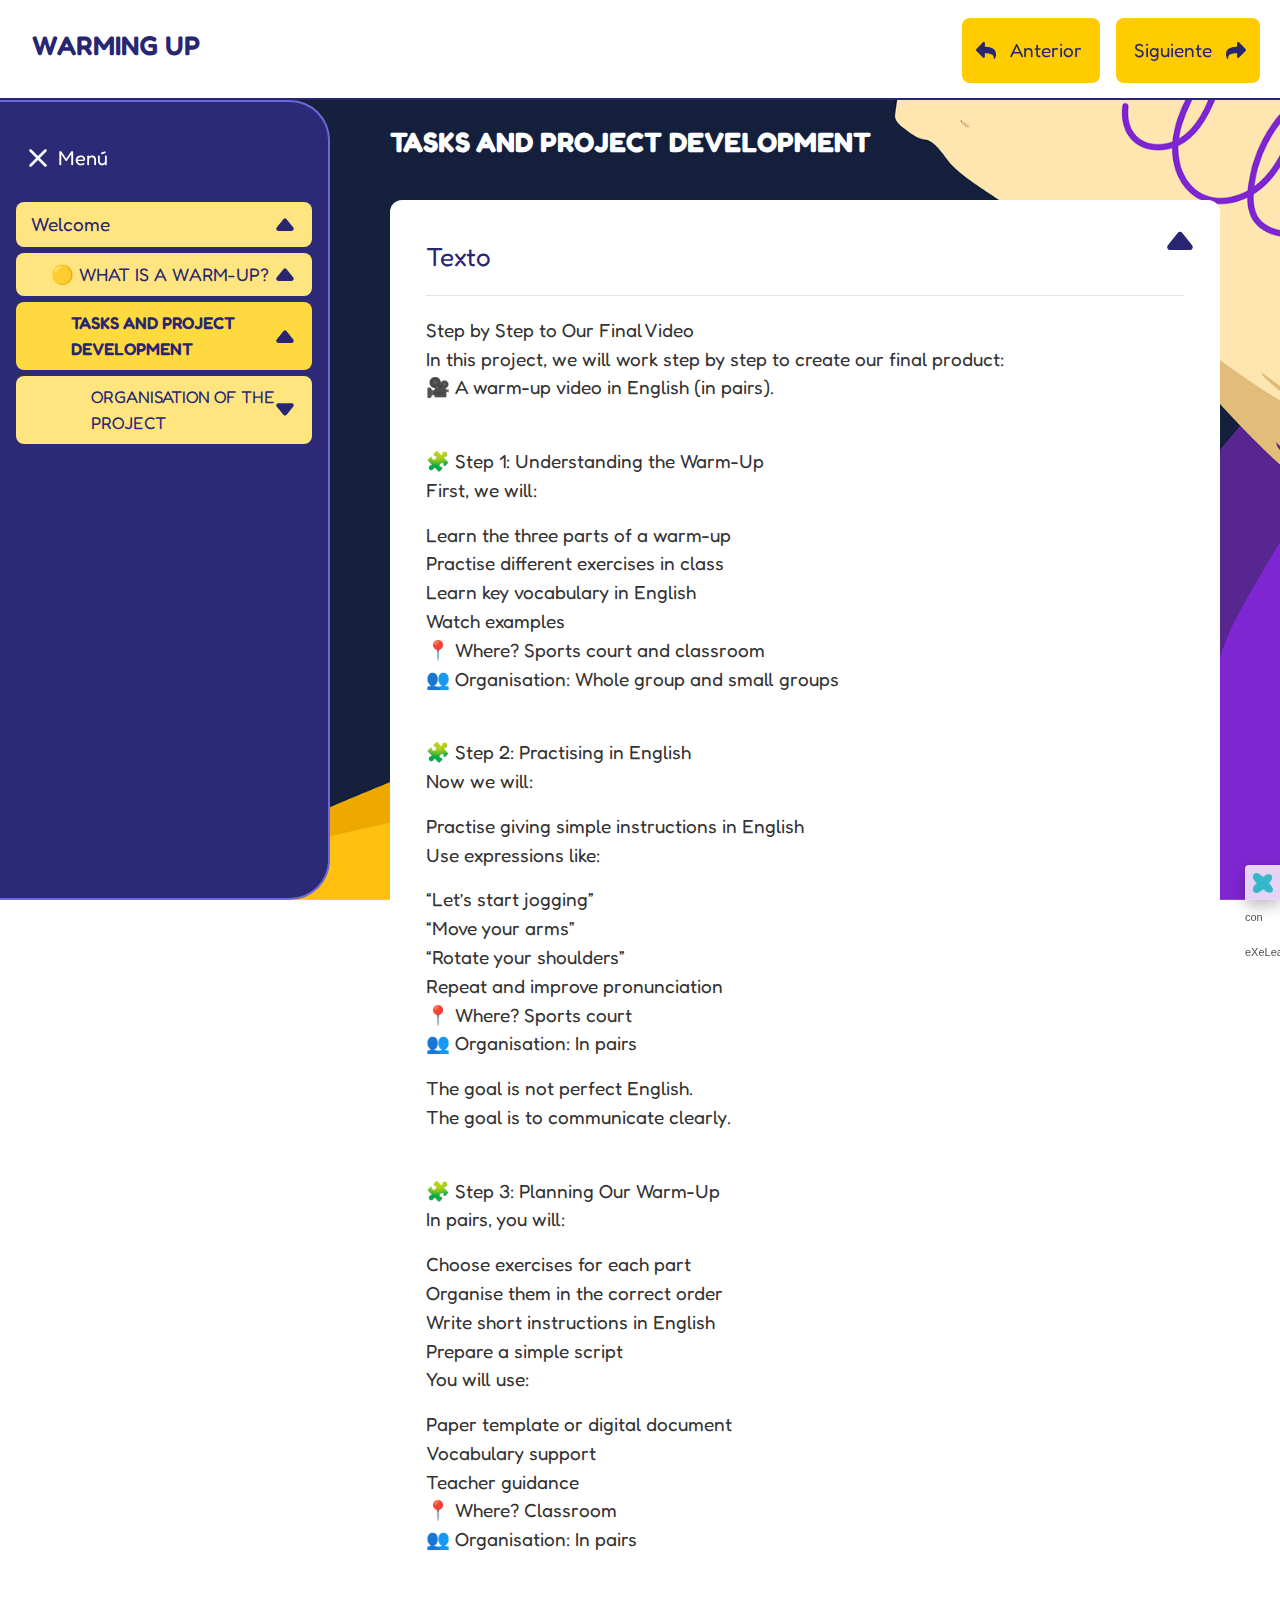
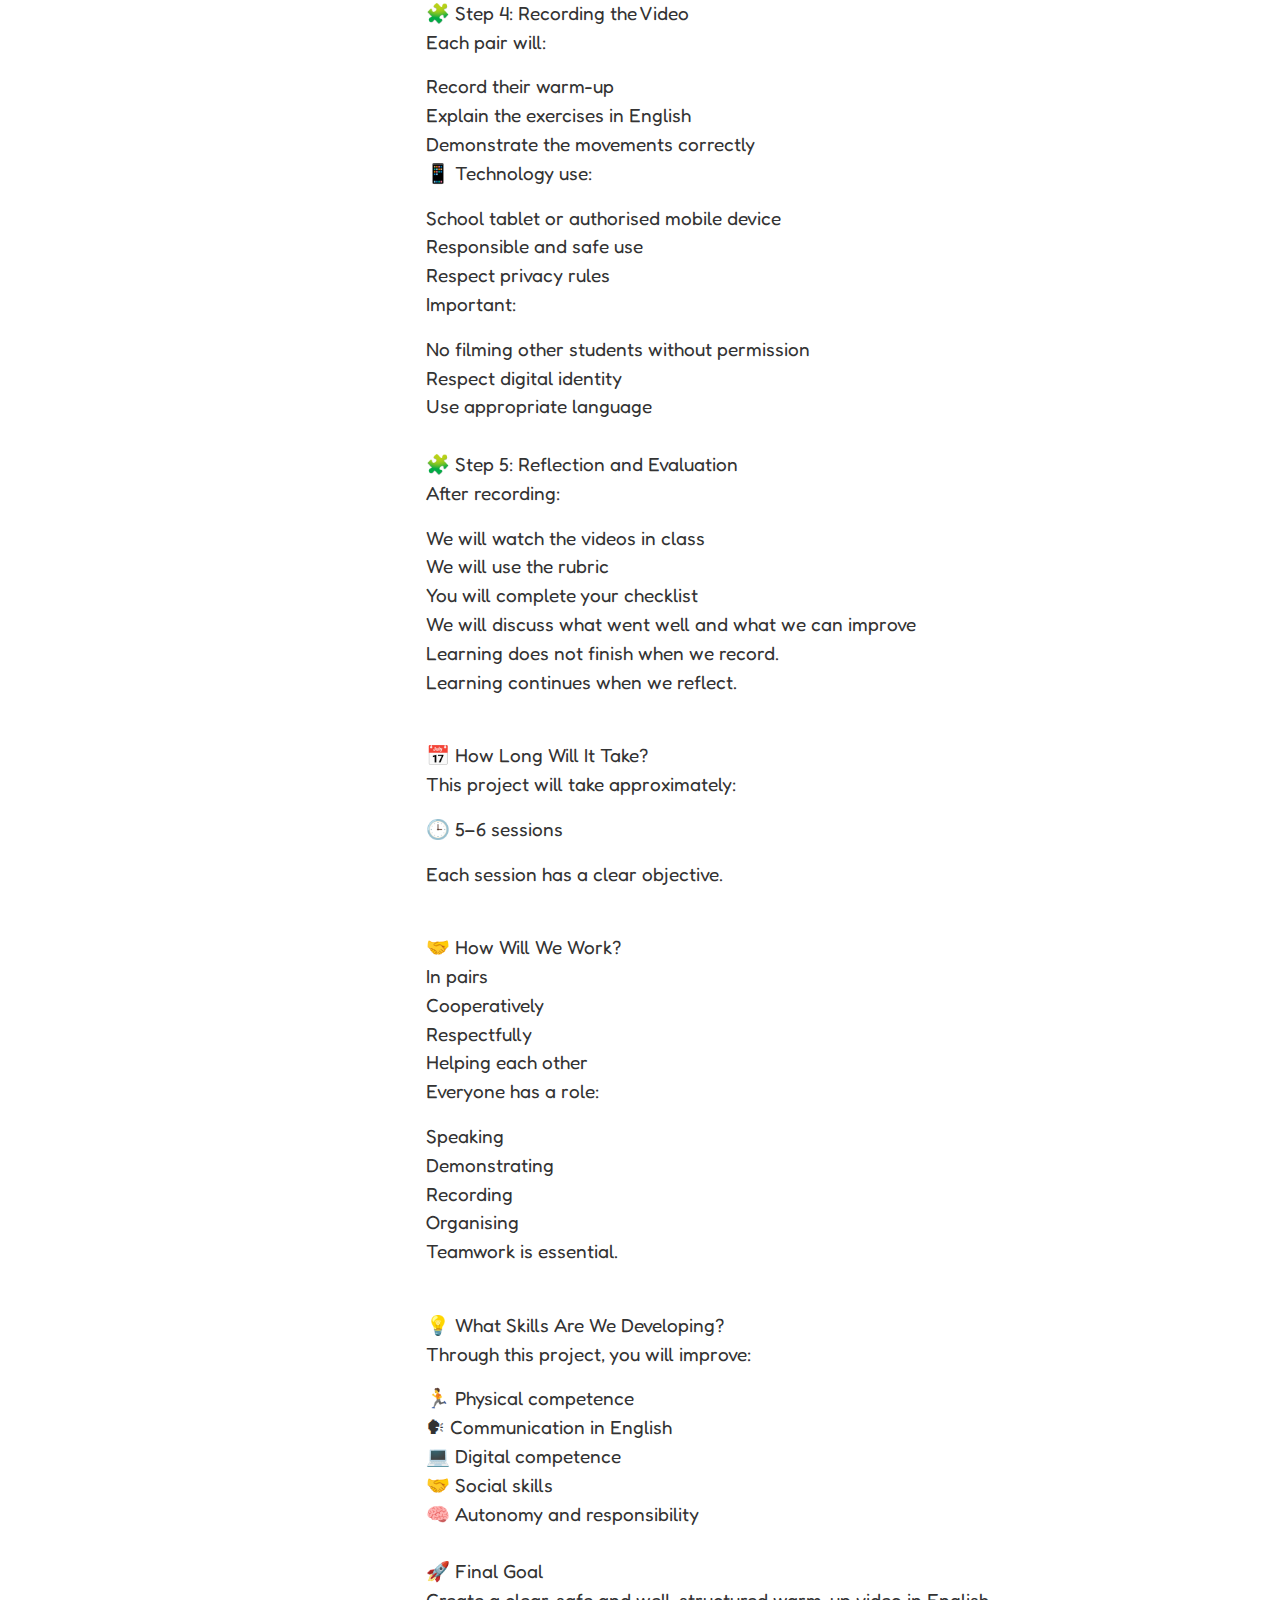
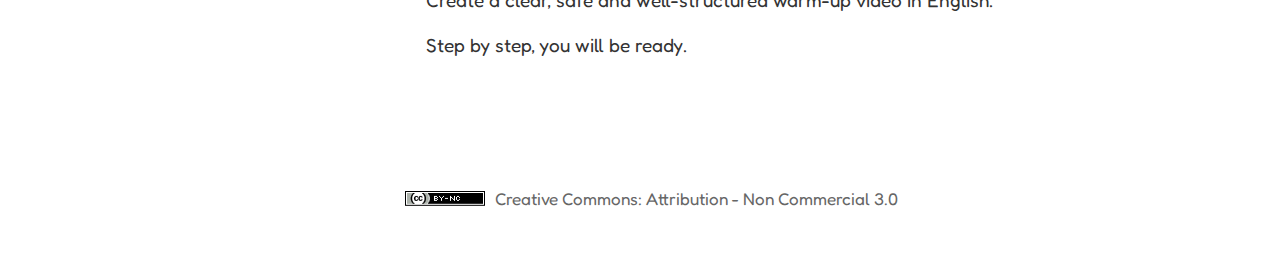
<file: html/tasks-and-project-development.html>
<!DOCTYPE html>
<html lang="es" id="exe-node-202602151735413512HN">
<head>
<meta charset="utf-8">
<meta name="generator" content="eXeLearning v3.0.2">
<meta name="viewport" content="width=device-width, initial-scale=1">
<link rel="license" type="text/html" href="https://creativecommons.org/licenses/by-nc/3.0/">
<title>TASKS AND PROJECT DEVELOPMENT | WARMING UP</title>
<script>document.querySelector("html").classList.add("js");</script><script src="../libs/jquery/jquery.min.js"> </script><script src="../libs/common_i18n.js"> </script><script src="../libs/common.js"> </script><script src="../libs/exe_export.js"> </script><script src="../libs/bootstrap/bootstrap.bundle.min.js"> </script><link rel="stylesheet" href="../libs/bootstrap/bootstrap.min.css">
<script src="../idevices/text/text.js"> </script><link rel="stylesheet" href="../idevices/text/text.css">
<link rel="stylesheet" href="../content/css/base.css">
<script src="../theme/style.js"> </script><link rel="stylesheet" href="../theme/style.css">
<link rel="icon" type="image/x-icon" href="../libs/favicon.ico">
</head>
<body class="exe-export exe-web-site" lang="es">
<script>document.body.className+=" js"</script><div class="exe-content exe-export pre-js siteNav-hidden"> <nav id="siteNav"> <ul> <li class="current-page-parent"> <a href="../index.html" class="main-node daddy">Welcome</a><ul> <li class="current-page-parent"> <a href="../html/what-is-a-warm-up.html" class="daddy">🟡 WHAT IS A WARM-UP?</a><ul> <li class="active"> <a href="../html/tasks-and-project-development.html" class="active daddy">TASKS AND PROJECT DEVELOPMENT</a><ul> <li> <a href="../html/organisation-of-the-project.html" class="daddy">ORGANISATION OF THE PROJECT</a><ul class="other-section"> <li> <a href="../html/final-product.html" class="daddy">FINAL PRODUCT</a><ul class="other-section"> <li> <a href="../html/evaluation.html" class="daddy">EVALUATION</a><ul class="other-section"> <li> <a href="../html/gu%C3%8Da-did%C3%81ctica.html" class="daddy">GUÍA DIDÁCTICA</a><ul class="other-section"> <li> <a href="../html/responsible-use-and-digital-safety.html" class="daddy">RESPONSIBLE USE AND DIGITAL SAFETY</a><ul class="other-section"> <li> <a href="../html/credits.html" class="no-ch">CREDITS</a>
</li>
</ul>
</li>
</ul>
</li>
</ul>
</li>
</ul>
</li>
</ul>
</li>
</ul>
</li>
</ul>
</li>
</ul>
</li>
</ul></nav><main id="202602151735413512HN" class="page"> <header id="header-202602151735413512HN" class="main-header"> <div class="package-header"><h1 class="package-title">WARMING UP</h1></div>
<div class="page-header"><h2 class="page-title">TASKS AND PROJECT DEVELOPMENT</h2></div></header><div id="page-content-202602151735413512HN" class="page-content"> <article id="202602151735457161PE" class="box"> <header class="box-head no-icon"> <h1 class="box-title">Texto</h1>
<button class="box-toggle box-toggle-on" title="Ocultar/Mostrar contenido"> <span>Ocultar/Mostrar contenido</span></button></header><div class="box-content"> <div id="20260215173545708DI1" class="idevice_node text" data-idevice-path="../idevices/text/" data-idevice-type="text" data-idevice-component-type="json"><div class="exe-text-template"><div class="textIdeviceContent">
            <div class="exe-text-activity">
                <div><p>Step by Step to Our Final Video<br>In this project, we will work step by step to create our final product:<br>🎥 A warm-up video in English (in pairs).</p>
<p>&nbsp;<br>🧩 Step 1: Understanding the Warm-Up<br>First, we will:</p>
<p>Learn the three parts of a warm-up<br>Practise different exercises in class<br>Learn key vocabulary in English<br>Watch examples<br>📍 Where? Sports court and classroom<br>👥 Organisation: Whole group and small groups</p>
<p>&nbsp;<br>🧩 Step 2: Practising in English<br>Now we will:</p>
<p>Practise giving simple instructions in English<br>Use expressions like:</p>
<p>“Let’s start jogging”<br>“Move your arms”<br>“Rotate your shoulders”<br>Repeat and improve pronunciation<br>📍 Where? Sports court<br>👥 Organisation: In pairs</p>
<p>The goal is not perfect English.<br>The goal is to communicate clearly.</p>
<p>&nbsp;<br>🧩 Step 3: Planning Our Warm-Up<br>In pairs, you will:</p>
<p>Choose exercises for each part<br>Organise them in the correct order<br>Write short instructions in English<br>Prepare a simple script<br>You will use:</p>
<p>Paper template or digital document<br>Vocabulary support<br>Teacher guidance<br>📍 Where? Classroom<br>👥 Organisation: In pairs</p>
<p>&nbsp;<br>🧩 Step 4: Recording the Video<br>Each pair will:</p>
<p>Record their warm-up<br>Explain the exercises in English<br>Demonstrate the movements correctly<br>📱 Technology use:</p>
<p>School tablet or authorised mobile device<br>Responsible and safe use<br>Respect privacy rules<br>Important:</p>
<p>No filming other students without permission<br>Respect digital identity<br>Use appropriate language<br>&nbsp;<br>🧩 Step 5: Reflection and Evaluation<br>After recording:</p>
<p>We will watch the videos in class<br>We will use the rubric<br>You will complete your checklist<br>We will discuss what went well and what we can improve<br>Learning does not finish when we record.<br>Learning continues when we reflect.</p>
<p>&nbsp;<br>📅 How Long Will It Take?<br>This project will take approximately:</p>
<p>🕒 5–6 sessions</p>
<p>Each session has a clear objective.</p>
<p>&nbsp;<br>🤝 How Will We Work?<br>In pairs<br>Cooperatively<br>Respectfully<br>Helping each other<br>Everyone has a role:</p>
<p>Speaking<br>Demonstrating<br>Recording<br>Organising<br>Teamwork is essential.</p>
<p>&nbsp;<br>💡 What Skills Are We Developing?<br>Through this project, you will improve:</p>
<p>🏃 Physical competence<br>🗣 Communication in English<br>💻 Digital competence<br>🤝 Social skills<br>🧠 Autonomy and responsibility<br>&nbsp;<br>🚀 Final Goal<br>Create a clear, safe and well-structured warm-up video in English.</p>
<p>Step by step, you will be ready.</p><p class="clearfix"></p></div>
            </div></div></div></div>
</div></article>
</div></main><div class="nav-buttons"> <a href="../html/what-is-a-warm-up.html" title="Anterior" class="nav-button nav-button-left"> <span>Anterior</span></a><a href="../html/organisation-of-the-project.html" title="Siguiente" class="nav-button nav-button-right"> <span>Siguiente</span></a>
</div>
<footer id="siteFooter"><div id="siteFooterContent"> <div id="packageLicense" class="cc cc-by-nc"> <p> <span class="license-label">Licencia: </span><a href="https://creativecommons.org/licenses/by-nc/3.0/" class="license">creative commons: attribution - non commercial 3.0</a></p>
</div>
</div></footer>
</div>
<p id="made-with-eXe"> <a href="https://exelearning.net/" target="_blank" rel="noopener"> <span>Creado con eXeLearning <span>(nueva ventana)</span></span></a></p>
</body>
</html>
</file>
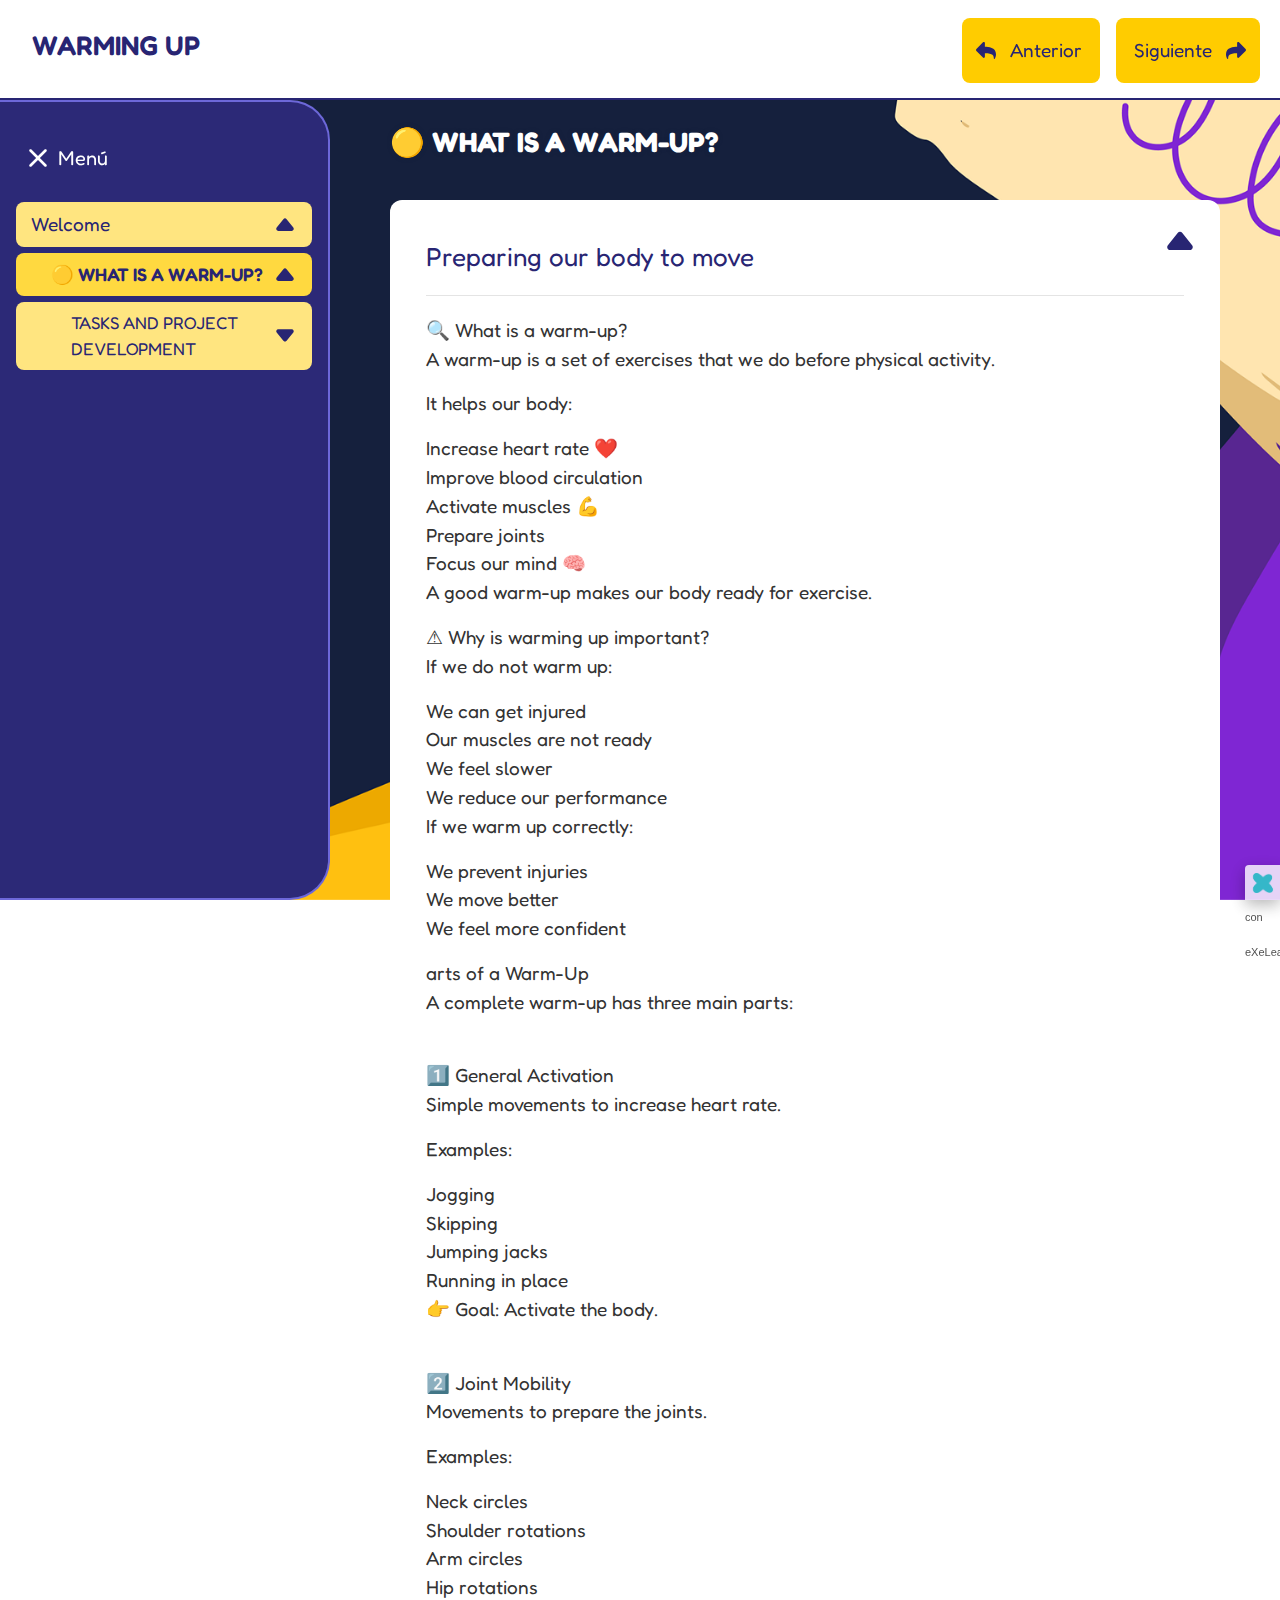
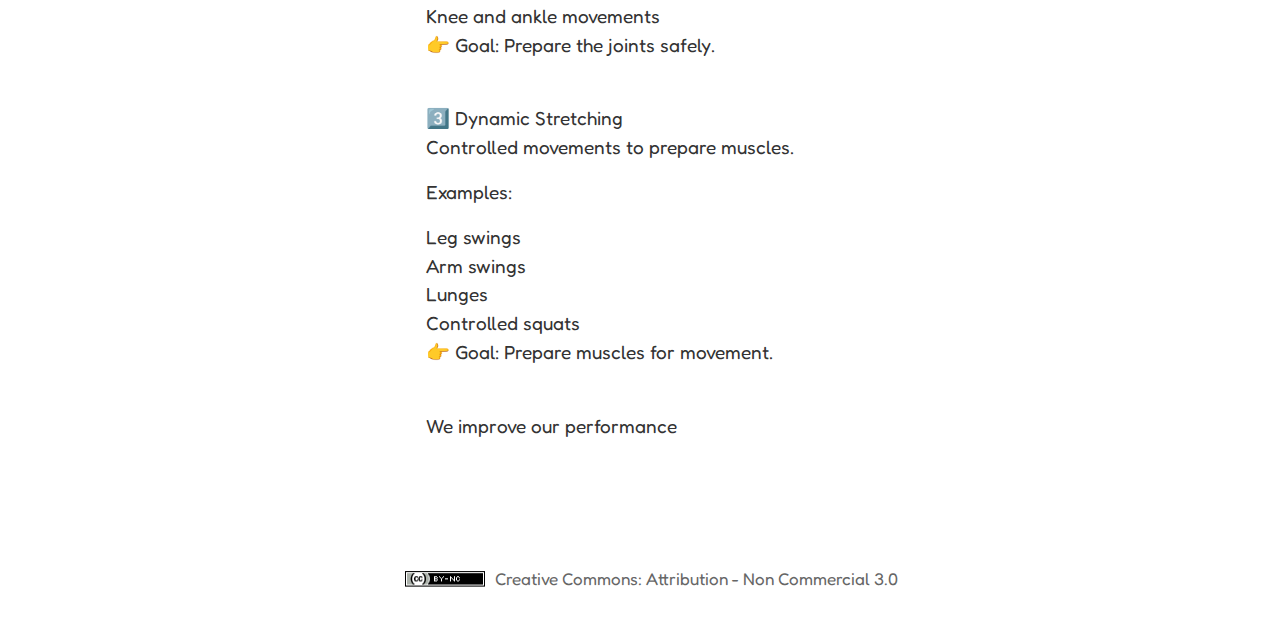
<file: html/what-is-a-warm-up.html>
<!DOCTYPE html>
<html lang="es" id="exe-node-20260211183102106IDW">
<head>
<meta charset="utf-8">
<meta name="generator" content="eXeLearning v3.0.2">
<meta name="viewport" content="width=device-width, initial-scale=1">
<link rel="license" type="text/html" href="https://creativecommons.org/licenses/by-nc/3.0/">
<title>🟡 WHAT IS A WARM-UP? | WARMING UP</title>
<script>document.querySelector("html").classList.add("js");</script><script src="../libs/jquery/jquery.min.js"> </script><script src="../libs/common_i18n.js"> </script><script src="../libs/common.js"> </script><script src="../libs/exe_export.js"> </script><script src="../libs/bootstrap/bootstrap.bundle.min.js"> </script><link rel="stylesheet" href="../libs/bootstrap/bootstrap.min.css">
<script src="../idevices/text/text.js"> </script><link rel="stylesheet" href="../idevices/text/text.css">
<link rel="stylesheet" href="../content/css/base.css">
<script src="../theme/style.js"> </script><link rel="stylesheet" href="../theme/style.css">
<link rel="icon" type="image/x-icon" href="../libs/favicon.ico">
</head>
<body class="exe-export exe-web-site" lang="es">
<script>document.body.className+=" js"</script><div class="exe-content exe-export pre-js siteNav-hidden"> <nav id="siteNav"> <ul> <li class="current-page-parent"> <a href="../index.html" class="main-node daddy">Welcome</a><ul> <li class="active"> <a href="../html/what-is-a-warm-up.html" class="active daddy">🟡 WHAT IS A WARM-UP?</a><ul> <li> <a href="../html/tasks-and-project-development.html" class="daddy">TASKS AND PROJECT DEVELOPMENT</a><ul class="other-section"> <li> <a href="../html/organisation-of-the-project.html" class="daddy">ORGANISATION OF THE PROJECT</a><ul class="other-section"> <li> <a href="../html/final-product.html" class="daddy">FINAL PRODUCT</a><ul class="other-section"> <li> <a href="../html/evaluation.html" class="daddy">EVALUATION</a><ul class="other-section"> <li> <a href="../html/gu%C3%8Da-did%C3%81ctica.html" class="daddy">GUÍA DIDÁCTICA</a><ul class="other-section"> <li> <a href="../html/responsible-use-and-digital-safety.html" class="daddy">RESPONSIBLE USE AND DIGITAL SAFETY</a><ul class="other-section"> <li> <a href="../html/credits.html" class="no-ch">CREDITS</a>
</li>
</ul>
</li>
</ul>
</li>
</ul>
</li>
</ul>
</li>
</ul>
</li>
</ul>
</li>
</ul>
</li>
</ul>
</li>
</ul></nav><main id="20260211183102106IDW" class="page"> <header id="header-20260211183102106IDW" class="main-header"> <div class="package-header"><h1 class="package-title">WARMING UP</h1></div>
<div class="page-header"><h2 class="page-title">🟡 WHAT IS A WARM-UP?</h2></div></header><div id="page-content-20260211183102106IDW" class="page-content"> <article id="20260211183223946KUI" class="box"> <header class="box-head no-icon"> <h1 class="box-title">Preparing our body to move</h1>
<button class="box-toggle box-toggle-on" title="Ocultar/Mostrar contenido"> <span>Ocultar/Mostrar contenido</span></button></header><div class="box-content"> <div id="20260211183223935M65" class="idevice_node text" data-idevice-path="../idevices/text/" data-idevice-type="text" data-idevice-component-type="json"><div class="exe-text-template"><div class="textIdeviceContent">
            <div class="exe-text-activity">
                <div><p>🔍 What is a warm-up?<br>A warm-up is a set of exercises that we do before physical activity.</p>
<p>It helps our body:</p>
<p>Increase heart rate ❤️<br>Improve blood circulation<br>Activate muscles 💪<br>Prepare joints<br>Focus our mind 🧠<br>A good warm-up makes our body ready for exercise.</p>
<p></p>
<p>⚠ Why is warming up important?<br>If we do not warm up:</p>
<p>We can get injured<br>Our muscles are not ready<br>We feel slower<br>We reduce our performance<br>If we warm up correctly:</p>
<p>We prevent injuries<br>We move better<br>We feel more confident</p>
<p></p>
<p>arts of a Warm-Up<br>A complete warm-up has three main parts:</p>
<p>&nbsp;<br>1️⃣ General Activation<br>Simple movements to increase heart rate.</p>
<p>Examples:</p>
<p>Jogging<br>Skipping<br>Jumping jacks<br>Running in place<br>👉 Goal: Activate the body.</p>
<p>&nbsp;<br>2️⃣ Joint Mobility<br>Movements to prepare the joints.</p>
<p>Examples:</p>
<p>Neck circles<br>Shoulder rotations<br>Arm circles<br>Hip rotations<br>Knee and ankle movements<br>👉 Goal: Prepare the joints safely.</p>
<p>&nbsp;<br>3️⃣ Dynamic Stretching<br>Controlled movements to prepare muscles.</p>
<p>Examples:</p>
<p>Leg swings<br>Arm swings<br>Lunges<br>Controlled squats<br>👉 Goal: Prepare muscles for movement.</p>
<p><br>We improve our performance</p><p class="clearfix"></p></div>
            </div></div></div></div>
</div></article>
</div></main><div class="nav-buttons"> <a href="../index.html" title="Anterior" class="nav-button nav-button-left"> <span>Anterior</span></a><a href="../html/tasks-and-project-development.html" title="Siguiente" class="nav-button nav-button-right"> <span>Siguiente</span></a>
</div>
<footer id="siteFooter"><div id="siteFooterContent"> <div id="packageLicense" class="cc cc-by-nc"> <p> <span class="license-label">Licencia: </span><a href="https://creativecommons.org/licenses/by-nc/3.0/" class="license">creative commons: attribution - non commercial 3.0</a></p>
</div>
</div></footer>
</div>
<p id="made-with-eXe"> <a href="https://exelearning.net/" target="_blank" rel="noopener"> <span>Creado con eXeLearning <span>(nueva ventana)</span></span></a></p>
</body>
</html>
</file>
<file: idevices/text/text.css>
/* Text iDevice (export CSS) */
.exe-text-activity div.inline {
    display: flex;
}

.exe-text-activity div.inline dt {
    margin: 0 0 0 auto;
}

.exe-text-activity div.inline dd {
    margin-left: 10px;
}

.idevice_node.text .iDevice_buttons.feedback-button {
    margin-bottom: 1em;
}
</file>
<file: content/css/base.css>
.exe-content{
  background: #fff;
}

.exe-content .page-title{
  font-size: 1.45em;
}

.exe-content .box{
  margin-top: 20px;
  border: 1px solid #dbdbdb;
}

.exe-content .box-head {
  border-bottom: 1px solid #dbdbdb;
}

.exe-export .no-header .box-head {
  border-bottom: 0;
}

.exe-content .box-head .box-title {
  margin: 0;
  font-size: 1.2em;
}

.exe-content a{
  color: #5a7f0c;
}

.exe-content a:hover,
.exe-content a:focus{
  color: #71a300;
}

.exe-content h2{
  font-size: 1.45em;
}
.exe-content h3{
  font-size: 1.35em;
}
.exe-content h4{
  font-size: 1.25em;
}
.exe-content h5{
  font-size: 1.15em;
}

.exe-content a {
    text-decoration: none
}

.exe-content a:hover,
.exe-content a:focus {
    text-decoration: underline
}

@media print {
    .external-iframe-src {
        display: block !important;
        margin: 2em 0;
        font-size: .95em;
        text-align: center
    }

    #made-with-eXe {
        display: none
    }
}

.external-iframe {
    border: 0
}

.pre-code {
    background: #112C4A;
    color: #E7ECF1;
    font-family: Monaco, Courier, monospace;
    border-radius: 9px;
    font-size: 12px;
    margin: 2em 1em;
    overflow: auto;
    padding: 20px
}

.exe-dl {
    margin-bottom: 2em;
    margin-left: 1.5em
}

.exe-dl dt {
    font-weight: bold
}

.exe-dl dd {
    margin: 1em 1.5em
}

.js .exe-dl dt {
    margin: 1.2em 0 0 0
}

.exe-dl dt a {
    text-decoration: underline
}

.exe-dl .icon {
    font-family: Arial, sans-serif;
    display: block;
    width: 20px;
    height: 20px;
    font-size: 16px;
    margin-right: 1em;
    line-height: 20px;
    text-align: center;
    float: left;
    border-radius: 2px;
    position: relative
}

@media all and (min-width: 1px) {
    .exe-dl dt a {
        align-items: center;
        display: flex;
        text-decoration: none
    }

    .exe-dl .icon {
        height: 18px;
        line-height: 18px;
        width: 18px;
        padding: 1px;
        font: 18px monospace;
        font-weight: bold;
        display: flex;
        justify-content: center;
        align-items: center
    }
}

.exe-dl-toggler {
    height: 20px;
    margin: 1.5em
}

.exe-dl-toggler a {
    margin-left: 0;
    font-weight: bold
}

.js .exe-dl dd {
    display: none;
    padding-left: 0;
    margin: 1em 1em 1em 37px
}

/* Math */
.exe-math {
    display: block;
    margin: 2em 0
}

.exe-math,
.MathJax_Display {
    text-align: left !important
}

.exe-math.position-center,
.position-center .MathJax_Display,
[style*="text-align: center"] .MathJax_Display {
    text-align: center !important
}

.exe-math.position-right,
.position-right .MathJax_Display,
[style*="text-align: right"] .MathJax_Display {
    text-align: right !important
}

.js .show-image .exe-math-code,
.js .show-code .exe-math-img {
    display: none
}

.exe-math-links {
    font-size: .85em
}

.exe-math-inline {
    display: inline;
    margin: 0 .1em !important
}

/* TinyMCE: Images and media */
.exe-figure {
    margin: 2em 0;
    max-width: 100%
}

.position-center {
    margin: 2em auto
}

.position-right {
    margin: 2em 0 2em auto
}

.float-left {
    float: left;
    margin: .5em 1.5em 1em 0
}

.float-right {
    float: right;
    margin: .5em 0 1em 2em
}

.figcaption {
    padding-top: .2em
}

.figcaption.header {
    padding-top: 0;
    padding-bottom: .2em
}

/* TinyMCE templates */
.exe-layout-2-cols,
.exe-layout-3-cols {
    width: 100%
}

.exe-col{
    box-sizing: content-box;
}

.exe-layout-2-cols .exe-col {
    float: left;
    width: 49%
}

.exe-layout-2-cols .exe-col-1 {
    padding-right: 1%
}

.exe-layout-2-cols .exe-col-2 {
    padding-left: 1%
}

.exe-layout-2-30-70 .exe-col {
    width: 69%
}

.exe-layout-2-30-70 .exe-col-1 {
    width: 29%
}

.exe-layout-2-70-30 .exe-col {
    width: 29%
}

.exe-layout-2-70-30 .exe-col-1 {
    width: 69%
}

.exe-layout-3-cols .exe-col {
    float: left;
    width: 32%
}

.exe-layout-3-cols .exe-col-1,
.exe-layout-3-cols .exe-col-2 {
    padding-right: 2%
}

pre.mermaid {
    margin: 1.5em 0;
    text-align: center;
}

/* Blocks */
.exe-block-warning {
    background: #FCF8E3;
    color: #796034;
    border: 1px solid #FAEBCC;
    padding: 0 1em;
    border-radius: 4px
}

p.exe-block-warning {
    padding: 1em
}

.exe-block-alert {
    background: #ffc;
    color: #855000;
    border: 1px solid #FFF099;
    padding: 0 1em;
    border-radius: 4px
}

p.exe-block-alert {
    padding: 1em
}

.exe-block-danger {
    background: #FEF0EF;
    color: #973C3B;
    border: 1px solid #F3DADD;
    padding: 0 1em;
    border-radius: 4px
}

p.exe-block-danger {
    padding: 1em
}

.exe-block-info {
    background: #E1F1F9;
    color: #2B627D;
    border: 1px solid #C9EDF4;
    padding: 0 1em;
    border-radius: 4px
}

p.exe-block-info {
    padding: 1em
}

.exe-block-success {
    background: #E5F3E0;
    color: #336634;
    border: 1px solid #DEEDD1;
    padding: 0 1em;
    border-radius: 4px
}

p.exe-block-success {
    padding: 1em
}

.exe-content .exe-block-warning a,
.exe-content .exe-block-warning a:hover,
.exe-content .exe-block-warning a:focus {
    color: #4F360A
}

.exe-content .exe-block-alert a,
.exe-content .exe-block-alert a:hover,
.exe-content .exe-block-alert a:focus {
    color: #5B2600
}

.exe-content .exe-block-danger a,
.exe-content .exe-block-danger a:hover,
.exe-content .exe-block-danger a:focus {
    color: #6D1211
}

.exe-content .exe-block-info a,
.exe-content .exe-block-info a:hover,
.exe-content .exe-block-info a:focus {
    color: #063853
}

.exe-content .exe-block-success a,
.exe-content .exe-block-success a:hover,
.exe-content .exe-block-success a:focus {
    color: #093C0A
}

div.exe-block-warning,
div.exe-block-alert,
div.exe-block-danger,
div.exe-block-info,
div.exe-block-success {
    margin: 1em 0
}

/* RTL support */
body [dir='rtl'] {
    text-align: start
}

/* Autoclear */
.exe-content .idevice_body,
.exe-clear {
    overflow: auto
}

/* JavaScript on/offf */
.js-hidden {
    display: none;
}

.exe-hidden,
.js-required,
.js .js-hidden,
.exe-mindmap-code {
    display: none
}

.js .js-required {
    display: block
}

.box-toggle {
    display: none;
}

.js .box-toggle {
    display: inline-block;
}

.sr-av,
.js .js-sr-av,
.exe-hidden-accessible,
.js .exe-tooltip-text {
    position: absolute;
    overflow: hidden;
    clip: rect(0 0 0 0);
    clip: rect(0, 0, 0, 0);
    height: 0
}

/* Tables */
.exe-table {
    margin: 2em auto;
    max-width: 100%;
    border: 1px solid #CCC;
    border-collapse: collapse;
    border-spacing: 0
}

.exe-table tr {
    background: #fff
}

.exe-table caption {
    padding: .5em 0;
    text-align: center;
    font-style: italic;
    caption-side: top;
}

.exe-table td,
.exe-table th {
    border: 1px solid #CCC;
    margin: 0;
    padding: 0.5em 1em
}

.exe-table thead {
    background: #ddd;
    color: #000;
    text-align: left
}

.exe-table tr:nth-child(2n-1) td,
.exe-table tbody tr:nth-child(2n-1) th {
    background: #F4F4F4
}

.exe-table tbody tr:nth-child(2n) th {
    background: #F4F4F4
}

.exe-table tbody tr:nth-child(2n-1) th {
    background: #E4E4E4
}

.exe-table thead+tbody tr:nth-child(2n) th {
    background: #fff
}

.exe-table thead+tbody tr:nth-child(2n-1) th {
    background: #F4F4F4
}

.exe-table-minimalist {
    margin: 2em auto;
    border-collapse: collapse
}

.exe-table-minimalist tr {
    background: #fff
}

.exe-table-minimalist thead th {
    color: #000;
    padding: .6em 1.5em .6em .8em;
    border-bottom: 2px solid #CCC;
    text-align: left
}

.exe-table-minimalist td,
.exe-table-minimalist tbody th {
    border-bottom: 1px solid #ccc;
    color: #555;
    padding: .5em 1.5em .5em .8em
}

.exe-table-minimalist tbody tr:hover td,
.exe-table-minimalist tbody tr:hover th {
    color: #222
}

.exe-table-minimalist tr:nth-child(2n-1) td,
.exe-table-minimalist tbody tr:nth-child(2n-1) th {
    background: #F9F9F9
}

.exe-table-minimalist caption {
    text-align: center;
    font-style: italic;
    border-bottom: 2px solid #CCC;
    padding: .6em 0
}

/* Responsive tables */
.exe-table-responsive {
    display: block;
    overflow-x: auto;
    border: none
}

.exe-table-responsive,
.exe-table-responsive th,
.exe-table-responsive tr,
.exe-table-responsive td {
    width: auto !important
}

/* Tooltips */
body .qtip {
    font-size: .85em;
    line-height: 1.5em
}

.qtip .exe-tooltip-text {
    position: relative;
    overflow: auto;
    clip: auto;
    height: auto
}

/* Structured lists */
ol.auto-numbered {
    counter-reset: item
}

.auto-numbered ol {
    counter-reset: item
}

.auto-numbered li {
    display: block
}

.auto-numbered li:before {
    content: counters(item, ".") ".- ";
    counter-increment: item
}

/* Blockquote + Cite */
.exe-quote-cite cite {
    display: block;
    text-align: right;
    margin-top: -.5em
}

/* File information */
.exe-link-data {
    font-size: .8em;
    margin: 0 .2em
}

.exe-link-data abbr {
    cursor: help
}

/* Quote With Authorship */
.styled-qc {
    font-family: Georgia, serif;
    font-style: italic;
    margin: 1.5em 2.5em;
    padding: 0.25em 3.5em;
    position: relative
}

.styled-qc:before {
    display: block;
    content: "\201C";
    font-size: 5em;
    position: absolute;
    left: 0;
    top: -20px
}

/* Responsive design */
iframe,
object,
embed {
    max-width: 100%
}

img,
video {
    max-width: 100%;
    height: auto
}

@media all and (max-width: 992px) {
    .exe-layout-3-cols .exe-col {
        float: none;
        width: 100%;
        padding: 0
    }

    .exe-layout-3-cols .exe-col .exe-figure {
        margin: 2em auto
    }
}

@media all and (max-width: 780px) {
    .styled-qc {
        margin: 1.5em .5em
    }

    .exe-layout-2-cols .exe-col {
        float: none;
        width: 100%;
        padding: 0
    }

    .exe-layout-2-cols .exe-col .exe-figure {
        margin: 2em auto
    }
}

/* Made with eXeLearning */
#made-with-eXe {
    margin: 0;
    position: fixed;
    bottom: 0;
    right: 0
}

#made-with-eXe a {
    text-decoration: none;
    box-shadow: rgba(0, 0, 0, 0.35) 0px 5px 15px;
    border-top-left-radius: 4px;
    color: #222;
    font-size: 11px;
    font-family: Arial, sans-serif;
    line-height: 35px;
    width: 35px;
    height: 35px;
    background: #fff url(../img/exe_powered_logo.png) no-repeat 3px 50%;
    display: block;
    background-size: auto 20px;
    text-decoration: none;
    transition: .5s;
    opacity: .8
}

#made-with-eXe span {
    padding-left: 35px;
    padding-right: 5px
}

#made-with-eXe span span {
    position: absolute;
    overflow: hidden;
    clip: rect(0 0 0 0);
    clip: rect(0, 0, 0, 0);
    height: 0
}

#made-with-eXe a:hover {
    width: auto;
    padding: 0 5px;
    background-position: 5px 50%;
    opacity: 1
}

/* Search bar */
#exe-client-search-reset {
    display: none;
}
#exe-client-search-reset.visible {
    display: inline;
}

/* Box toggler */
.exe-export article.minimized .box-content{
    display: none;
}

/* BOX no visible */
.exe-export article.novisible.box{
    display: none  !important;
}

/* iDevice no visible */
.exe-export article.box .idevice_node.novisible{
    display: none  !important;
}

/* Teacher mode */
html:not(.mode-teacher) .js .teacher-only {
    display: none !important;
}
</file>
<file: theme/style.css>
@charset "UTF-8";
@font-face {
    font-family: "Fredoka";
    src: url(fonts/Fredoka-Regular.woff) format("woff");
    font-weight: 400;
    font-style: normal;
}

@font-face {
    font-family: "Fredoka";
    src: url(fonts/Fredoka-SemiBold.woff) format("woff");
    font-weight: 600;
    font-style: normal;
}

@font-face {
    font-family: "Fredoka";
    src: url(fonts/Fredoka-Bold.woff) format("woff");
    font-weight: 700;
    font-style: normal;
}

a {
    text-decoration: none;
}

.page-title {
    font-weight: bold;
    color: white;
    margin-top: 40px;
}

.exe-web-site .page-title,
.exe-single-page .page-title {
    text-shadow: 0 0 4px rgba(21, 32, 61, .8);
}

.exe-epub .page-title, .exe-scorm .page-title, .exe-ims .page-title {
    color: #282573;
}

.page > header .package-title,
.siteNav-off .page > header .package-title {
    padding-left: 24px;
    width: calc(100% - 470px);
    white-space: nowrap;
    overflow: hidden;
    text-overflow: ellipsis;
}

.exe-teacher-mode-toggler .page > header .package-title,
.exe-teacher-mode-toggler.siteNav-off .page > header .package-title {
    width: calc(100% - 550px);
}

.exe-scorm .page .page-header .page-title,
.exe-ims .page .page-header .page-title,
.exe-epub .page .page-header .page-title {
    width: 100%;
}

.exe-scorm .page > header .package-title,
.exe-scorm .siteNav-off .page > header .package-title,
.exe-ims .page > header .package-title,
.exe-ims .siteNav-off .page > header .package-title,
.exe-epub .page > header .package-title,
.exe-epub .siteNav-off .page > header .package-title,
.exe-ims .page > header .package-title,
.exe-single-page .package-header h1 {
    width: 100%;
}

.package-subtitle {
    width: 100%;
    position: absolute;
    left: 32px;
    bottom: 0;
    font-size: .9em;
    color: #777;
}

.exe-web-site .package-subtitle {
    max-width: 70%;
    white-space: nowrap;
    text-overflow: ellipsis;
    overflow: hidden;
}

.siteNav-off .page > header .package-subtitle {
    left: 24px;
}

@media (max-width: 750px) {
    .package-subtitle {
        left: 24px;
        font-size: 1em;
    }
}

body:has(.package-subtitle) .package-title,
body.exe-single-page:has(.package-subtitle) .package-node h1 {
    position:relative;
    top: -.2em;
}

main header:not(#head) {
    padding: 0 !important;
    margin: 0 !important;
    max-width: none !important;
}

.page > header {
    position: fixed;
    top: 0;
    right: 0;
    left: 0;
    z-index: 400;
    height: 100px;
    display: flex !important;
    align-items: center;
    background: #fff;
    /* background:#fff url(img/logo.png) no-repeat 24px 15px/ 132px; */
    border-bottom: 2px solid #282573;
}

.page > header .package-title,
.exe-single-page .package-header h1 {
    padding-left: 32px;
    color: #282573;
}

body.exe-export {
    padding: 1em 0;
}

body.exe-export.exe-scorm,
body.exe-export.exe-ims,
body.exe-export.exe-epub {
    padding: 0;
}

.exe-web-site .package-header {
    width: 100%;
}

body.exe-scorm .package-title,
body.exe-ims .package-title,
body.exe-epub .package-title{
    position: absolute;
    top: 24px;
    left: 0;
    font-weight: normal;
    font-size: .95em;
    color: #777;
}

body.exe-scorm .package-subtitle,
body.exe-ims .package-subtitle,
body.exe-epub .package-subtitle {
    position: absolute;
    clip: rect(1px 1px 1px 1px); /* IE6, IE7 */
    clip: rect(1px, 1px, 1px, 1px);
}

body.exe-scorm .page-title,
body.exe-ims .page-title,
body.exe-epub .page-title {
    padding: 0 32px;
}

@media (max-width: 750px) {
    body.exe-scorm .page-title,
    body.exe-ims .page-title,
    body.exe-epub .page-title {
        padding: 0 24px;
    }
}

body.exe-web-site {
    padding: 0;
}

.exe-content a {
    color: #0d77d1;
}
.exe-content a:hover,
.exe-content a:focus {
    color: #0a60ab;
    text-decoration: none;
}

/* Effects */
.exe-accordion .fx-accordion-title, 
.fx-pagination .fx-current a {
    background-color:#180051;
}
.exe-fx a{
    color: #3F0D78;
}
.exe-fx a:hover,
.exe-fx a:focus {
    color: #7219C6;
}
.exe-download-package-link a {
    background: #282573;
    color: #fff;
}

#node-content-container.exe-content #node-content {
    padding-top: 20px;
    padding-bottom: 20px;
    max-width: 1280px;
    margin: 0 auto;
    display: block;
}

.exe-content {
    font-family: "Fredoka", Arial, Verdana, Helvetica, sans-serif;
    font-size: 120%;
    color: #333;
    background-color: #f4f4f4;
    background: url(img/background.png);
    background-size: cover;
    background-position: center;
    background-repeat: no-repeat;
    background-attachment: fixed;
}

.js .exe-export .exe-content {
    min-height: calc(100vh - 30px);
}

.js .in-iframe .exe-content {
    min-height: 0;
}

.sr-av {
    display: none;
}

.exe-content .package-title,
.exe-single-page .package-header h1 {
    font-size: 1.7rem;
    text-align: left;
    font-weight: 600;
}

.exe-single-page .package-node {
    margin-bottom: 3.5em;
}

.exe-content .box {
    margin: 35px 0;
    border: none;
}

.exe-web-site .exe-content .box {
    margin: 40px 0;
}

.exe-content .box-head {
    border-bottom: 0;
}

#node-content-container.exe-content .box {
    border: 1px dotted #ddd;
}
#node-content-container.exe-content .box.hidden-idevices {
    border-style: solid;
}

.exe-content .box header {
    min-height: 60px;
    border-bottom: 1px solid #e4e4e4;
}

.exe-content .box-head .box-title {
    color: #282573;
    font-size: 1.65rem !important;
    font-weight: 400;
}

.exe-content .box-head .exe-icon {
    float: left;
}

.exe-web-site .page-content,
#exe-client-search,
.exe-web-site main > header,
.exe-export .exe-content {
    max-width: 1280px;
    padding: 0 60px;
    margin: 0 auto;
}

.exe-single-page .exe-content {
    max-width: 100% !important;
}

.exe-single-page .exe-content main,
.exe-single-page .exe-content footer {
    max-width: 1280px;
    margin: 0 auto;
}
.exe-single-page .exe-content main {
    padding-top: 4em;
}

.exe-web-site .exe-content {
    max-width: none;
    padding: 0;
}

.exe-scorm .exe-export main,
.exe-ims .exe-export main,
.exe-epub .exe-export main {
    padding-top: 5em;
    padding-bottom: 1em;
}

body.exe-export.exe-scorm .exe-content,
body.exe-export.exe-ims .exe-content,
body.exe-export.exe-epub .exe-content {
    padding: 0 40px;
}
.exe-content.cover-on .exe-interactive-video,
.exe-content .exe-interactive-video {
    width: 100%;
}

.exe-export main {
    padding-top: 1.5em;
}
.exe-web-site main {
    padding-top: 4.5em;
}

/* siteNav */
#siteNav {
    float: left;
    padding: 100px 16px 48px 16px;
    background-color: #2c2977;
    height: calc(100vh - 100px);
    border-radius: 0 40px 40px 0;
    width: 330px;
    z-index: 1;
    position: fixed;
    transition: left 0.3s ease;
    left: 0;
    top: 100px;
    overflow: visible;
    border-top: 2px solid #6d68d9;
    border-right: 2px solid #6d68d9;
    border-bottom: 2px solid #6d68d9;
}
#siteNav::-webkit-scrollbar {
    display: none;
}

#siteNav > ul {
    max-height: calc(100vh - 230px);
    overflow-y: auto;
    margin: 0;
    padding: 0;
}

#siteNav > ul::-webkit-scrollbar {
    display: none;
}

#siteNav .other-section {
    display: none;
}
#sidebar-nav.fixed,
#sidebar-nav {
    position: fixed;
}
body.siteNav-off #siteNav {
    left: -330px;
}
.exe-web-site main.page {
    box-sizing: border-box;
    width: 100%;
    padding-left: 330px;
    padding-bottom: 24px;
    transition: padding 0.3s ease;
}
.exe-web-site #siteFooter {
    padding-left: 390px;
    padding-right: 60px;
    padding-bottom: 2em;
    transition: padding 0.3s ease;
}
body.exe-web-site.siteNav-off #siteFooter {
    padding-right: 0;
}

.exe-scorm #siteFooter,
.exe-ims #siteFooter,
.exe-epub #siteFooter {
    padding-bottom: 40px;
}
body.siteNav-off main.page,
body.siteNav-off #siteFooter {
    padding-left: 20px;
}
#siteNav ul,
#siteNav li {
    margin: 0;
    padding: 0;
    list-style: none;
}

#siteNav li {
    margin-bottom: 6px;
}

#siteNav a {
    color: #fff;
    display: block;
    padding: 8px 15px;
    border-radius: 8px;
    transition: background-color 0.5s ease;
    font-weight: 400;
}

#siteNav a.active {
    color: #282573;
    background-color: #ffcc00;
    font-weight: 600;
    margin-bottom: 6px;
}

#siteNav a.highlighted-link {
    color: #fff;
    margin-top: 10px;
    background: #191748 url(img/book_white.svg) no-repeat 8px center;
    padding-left: 42px;
}

#siteNav a.highlighted-link.active {
    background: #ffcc00 url(img/book_color.svg) no-repeat 8px center !important;
    color: #282573;
}

#siteNav a.highlighted-link:hover {
    background: #ffcc00 url(img/book_color.svg) no-repeat 8px center !important;
    color: #282573;
}
#siteNav a.highlighted-link:focus {
    background: #ffcc00 url(img/book_color.svg) no-repeat 8px center !important;
    color: #282573;
}

#siteNav a:hover {
    background: #e6b800;
    text-decoration: none;
    color: #282573;
}

#siteNav ul ul a {
    padding-left: 35px;
    font-size: 0.95em;
    background-color: #ffe580;
    color: #282573;
}

.current-page-parent a {
    background-color: #ffe580;
    margin-bottom: 6px;
    color: #282573 !important;
}

#siteNav ul ul ul a {
    padding-left: 55px;
    font-size: 0.9em;
}

#siteNav ul ul ul ul a {
    padding-left: 75px;
}

.daddy {
    background: #282573 url(img/arrow_down_menu.svg) no-repeat right 16px center /
        22px !important;
}
.active .active.daddy {
    background: #ffd940 url(img/arrow.svg) no-repeat right 16px center / 22px !important;
}
.active .daddy {
    background: #ffe580 url(img/arrow_down.svg) no-repeat right 16px center /
        22px !important;
}
#siteNav .current-page-parent > .daddy {
    background: #ffe580 url(img/arrow.svg) no-repeat right 16px center / 22px !important;
    margin-bottom: 6px;
}
.current-page-parent .daddy {
    background: #ffe580 url(img/arrow_down.svg) no-repeat right 16px center /
        22px !important;
}
.daddy:hover {
    background: #ffd940 url(img/arrow_down.svg) no-repeat right 16px center /
        22px !important;
}
.active.daddy:hover {
    background: #ffd940 url(img/arrow.svg) no-repeat right 16px center / 22px !important;
}

/* pagination */
.nav-buttons .nav-button,
button.toggler {
    position: fixed;
    top: 18px;
    right: 65px;
    display: inline-block;
    width: auto;
    height: auto;
    background-image: url(img/back_arrow.svg);
    background-size: 20px;
    background-color: #ffcc00;
    background-repeat: no-repeat;
    border-radius: 8px;
    z-index: 999;
    border: 0;
    transition: background-color 0.5s ease;
    padding: 18px;
    color: #282573;
    font-weight: 400;
}

.nav-buttons span.nav-button {
    opacity: 0.5;
    filter: grayscale(1);
    cursor: not-allowed;
}
.nav-buttons .nav-button-left {
    background-position: left 14px center;
    padding-left: 48px;
    right: 180px;
}
.nav-buttons .nav-button-right {
    background-position: right 14px center;
    padding-right: 48px;
    background-image: url(img/forward_arrow.svg);
    right: 20px;
}

.nav-buttons a:hover,
.nav-buttons a:focus,
button.toggler:hover,
button.toggler:focus {
    background-color: #ebb800;
    border-color: #ebb800;
    text-decoration: none;
    color: #282573;
}
button#siteNavToggler {
    left: 10px;
    top: 130px;
    background: url(img/menu_open.svg) no-repeat 12px / 32px;
    width: 106px;
    height: 40px;
    border-radius: 8px;
    box-sizing: content-box;
    padding: 8px;
}

#siteNavToggler:hover {
    background-color: #1c1a56;
    z-index: 2;
}
body.siteNav-off button#siteNavToggler {
    left: 0;
    top: 130px;
    padding: 8px 8px 8px 17px;
    border-radius: 0 8px 8px 0;
    background: #ffcc00 url(img/menu_closed.svg) no-repeat 16px / 32px;
}
body.siteNav-off button#siteNavToggler:hover {
    background-color: #ebb800;
}

#siteNavToggler .sr-av {
    visibility: visible;
    position: static;
    padding-left: 24px;
    color: #fff;
    font-size: 1.25rem;
    font-weight: 400;
    display: inline;
}

body.siteNav-off button#siteNavToggler .sr-av {
    color: #282573;
}

#exe-client-search-reset span,
#packageLicense .license-label {
    position: absolute;
    clip: rect(1px 1px 1px 1px); /* IE6, IE7 */
    clip: rect(1px, 1px, 1px, 1px);
}

.box-toggle span {
    display: none;
}

/* Box toggler */
.box {
    background-color: #ffffff;
    border: 1px solid #eaecf0;
    border-radius: 12px;
    padding: 2.25rem;
    margin-bottom: 32px;
}

.exe-export .box {
    position: relative;
}
.exe-export .box-toggle {
    width: 40px;
    height: 40px;
    background: url(img/arrow.svg);
    background-size: auto 32px;
    background-repeat: no-repeat;
    background-position: center;
    border-radius: 50%;
    border: 0;
    position: absolute;
    top: 20px;
    right: 20px;
    transition: transform 0.2s ease-in-out;
}

.exe-export .minimized .box-toggle {
    transform: rotate(180deg);
}

#node-content-container.exe-content .box-head .exe-icon {
    width: 60px;
    height: 60px;
    font-size: 40px;
}

#node-content-container.exe-content .box-head .exe-icon img {
    height: 40px;
}

.exe-export .box-icon img {
    display: block;
    float: left;
    margin-right: 10px;
}

.exe-export .box-icon img {
    width: 40px;
    height: auto;
}

.exe-export .box-title {
    padding-top: 5px;
}

.exe-export .box.minimized .box-head {
    border-bottom: 1px solid #ddd;
}

.exe-export .box.no-header.minimized .box-head {
    border-color: #fff;
}

.exe-export .box .box-content {
    padding-top: 20px;
}

.exe-export .box.no-header .box-content {
    background: none;
    border: none;
    padding: 20px 0;
}
.exe-export #siteFooterContent {
    background-color: white;
    padding: 14px;
    border-radius: 6px;
    width: 100%;
    max-width: 1160px;
    margin: 0 auto;
}
#siteFooterContent #packageLicense {
    margin: 0;
}

/* Table */

.exe-content table {
    display: table;
    overflow-x: auto;
    -webkit-overflow-scrolling: touch;
    max-width: 100% !important;
}

/* Licenses */
#packageLicense {
    text-align: left;
    font-size: 0.9em;
    color: #555;
    line-height: 1em;
    margin: 2.5em 0 2em 0;
    border: 1px solid transparent;
    border-radius: 2px;
}
#packageLicense p {
    margin: 0;
}
#packageLicense a {
    color: #666;
    text-transform: capitalize;
    display: inline-block;
    white-space: nowrap;
    text-overflow: ellipsis;
    max-width: 100%;
    overflow: hidden;
    line-height: 15px;
}
#packageLicense a:hover,
#packageLicense a:focus {
    text-decoration: none;
    color: #b04721;
}
#packageLicense.propietary {
    position: absolute;
    overflow: hidden;
    clip: rect(0, 0, 0, 0);
    height: 0;
}
#packageLicense.cc {
    padding: 0 20px 0 90px;
    background: url(img/licenses.gif) no-repeat 0 0;
}
#packageLicense.cc-by-sa {
    background-position: 0 -100px;
}
#packageLicensea.cc-by-nd {
    background-position: 0 -200px;
}
#packageLicense.cc-by-nc {
    background-position: 0 -300px;
}
#packageLicense.cc-by-nc-sa {
    background-position: 0 -400px;
}
#packageLicense.cc-by-nc-nd {
    background-position: 0 -500px;
}
#packageLicense.cc-0 {
    background-position: 0 -600px;
}

/* iDevice buttons */
.exe-content .iDevice_buttons input,
.exe-content .iDevice_buttons button {
    background: #fff;
    color: #555;
    border: 1px solid #ccc;
    padding: 4px 10px;
    border-radius: 4px;
    transition: 0.5s ease;
}
.exe-content .iDevice_buttons input:hover,
.exe-content .iDevice_buttons input:focus,
.exe-content .iDevice_buttons button:hover,
.exe-content .iDevice_buttons button:focus {
    box-shadow: 2px 2px 4px #dbdbdb;
    color: #000;
    border-color: #bbb;
}

/* Page counter */
.page-counter {
    text-align: right;
    margin: 0 0 0.5em 0;
    font-size: 0.9em;
    color: #777;
    font-weight: 400;
    background: #fff;
    position: fixed;
    top: 38px;
    right: 32px;
    margin: 0;
    padding: 0;
    color: #777;
    text-align: right;
}

.exe-web-site .page-counter {
    right: 366px;
}

body.exe-teacher-mode-toggler.exe-web-site .page-counter {
    right: 450px;
}

/* Search bar */
body.siteNav-off.exe-search-on button#searchBarTogger,
body.exe-search-on button#searchBarTogger {
    display: inline-block;
}
#exe-client-search-form p {
    margin-top: 4em;
}
#exe-client-search-form p {
    display: flex;
    width: 100%;
    flex-direction: row;
    flex-wrap: nowrap;
    gap: 6px;
}

button#searchBarTogger {
    right: auto;
    left: 260px;
    top: 136px;
    background: #ffcc00 url(img/search.svg) no-repeat center / 28px;
    width: 48px;
    height: 48px;
    display: none;
}
body.siteNav-off button#searchBarTogger {
    top: 220px;
    left: 0px;
    padding-left: 50px;
    border-radius: 0 8px 8px 0;
    display: none;
}
#exe-client-search {
    display: none;
    margin-bottom: 30px;
}
#exe-client-search-text {
    flex: 1 1 auto;
    min-width: 0;
    display: inline;
    height: 48px;
}
#exe-client-search-submit {
    text-indent: -999em;
    background: #ffcc00 url(img/search.svg) no-repeat center / 28px;
    border: none;
    border-radius: 4px;
    background-position: center;
}
#exe-client-search-reset.visible {
    background: #282573 url(img/menu_open.svg) no-repeat center / 28px;
    background-size: auto 40px;
    display: inline-block;
    vertical-align: middle;
    border-radius: 4px;
}
#exe-client-search-submit,
#exe-client-search-reset.visible {
    height: 48px;
    flex: 0 0 48px;
}
#exe-client-search-reset:hover,
#exe-client-search-reset:focus {
    opacity: 1;
}
#exe-client-search-submit:hover,
#exe-client-search-submit:focus {
    background-color: #ffcc00;
}
#exe-client-search-results-list ul,
#exe-client-search-results-list li {
    margin: 2em 0;
    padding: 0;
    list-style: none;
}
#exe-client-search-results-list li {
    margin: 0 0 1em 0;
}
#exe-client-search-results-list p {
    margin-top: 2em;
}

#exe-client-search-results-list ul,
#exe-client-search-results-list p {
    background-color: #ffffff;
    border-radius: 12px;
    padding: 2.25rem;
}

/* Modo docente */

#teacher-mode-toggler-wrapper {
    float: none;
    position: absolute;
    top: 18px;
    right: 335px;
    display: flex;
    align-items: center;
    padding: 4px 36px 4px 4px;
    margin: 0 10px 0 0;
    height: 64px;
    background-image: url(img/teacher_hat.svg);
    background-repeat: no-repeat;
    background-position: right center;
    background-size: 28px;
}
.exe-single-page #teacher-mode-toggler-wrapper {
    right: 20px;
}
#teacher-mode-toggler-wrapper .form-check-label {
    position: absolute;
    clip: rect(1px 1px 1px 1px); /* IE6, IE7 */
    clip: rect(1px, 1px, 1px, 1px);
}
#teacher-mode-toggler-wrapper .form-check-input {
    width: 2.6em;
    height: 1.4em;
}
#teacher-mode-toggler-wrapper .form-check-input:checked {
    background-color: #ffcc00;
    border-color: #ffcc00;
}
#teacher-mode-toggler-wrapper .form-check-input:focus {
    border-color: #ffcc00;
    box-shadow: 0 0 0 0.25rem rgba(255, 204, 0, 0.25);
}
#teacher-mode-toggler-wrapper .form-check-input:focus {
    background-image: url(img/switch.svg);
    background-size: 19px;
    background-repeat: no-repeat;
    background-position: left 1.6px center;
}
.mode-teacher #teacher-mode-toggler-wrapper .form-check-input:focus {
    background-image: url(img/switch_white.svg);
    background-position: right 1.6px center;
}

/* Responsive design */

@media (max-width: 1440px) {
    .siteNav-off #siteNavToggler .sr-av {
        display: none;
    }
    .siteNav-off #siteNavToggler {
        width: 50px;
    }
}

@media (max-width: 1200px) {
    body.cover-on #activity {
        width: 100% !important;
    }
    #activity {
        width: 100%;
        margin: 0 auto;
    }
    #activity #player {
        width: 100% !important;
        max-width: 100% !important;
    }
}

@media (max-width: 1024px) {
    .nav-buttons .nav-button span {
        display: none;
    }

    .nav-buttons .nav-button {
        height: 60px;
    }

    .nav-buttons .nav-button-right {
        right: 20px;
        background-position: center;
    }

    .nav-buttons .nav-button-left {
        right: 100px;
        background-position: center;
    }

    .page > header .package-title,
    .siteNav-off .page > header .package-title {
        width: calc(100% - 240px);
    }
    body.exe-teacher-mode-toggler.exe-web-site .page-counter,
    .exe-web-site .page-counter {
        left: auto;
        right: 193px;
        top: 5px;
    }
    .exe-search-on .nav-buttons .nav-button-left,
    .exe-search-on .nav-buttons .nav-button-right {
        top: 12px;
    }
    .page-counter-label {
        display: none;
    }

    #teacher-mode-toggler-wrapper {
        right: 182px;
    }
    #teacher-mode-toggler-wrapper:hover {
        background-color: transparent;
    }
    #teacher-mode-toggler-wrapper .form-check-input {
        margin: 0 !important;
    }
    .exe-teacher-mode-toggler .page > header .package-title,
    .exe-teacher-mode-toggler.siteNav-off .page > header .package-title {
        width: calc(100% - 280px);
    }
}

@media (max-width: 750px) {
    .exe-web-site .page-content,
    #exe-client-search {
        padding: 0 20px;
    }
    #sidebar-nav {
        position: static !important;
        width: 100%;
        padding: 200px 0 0 0;
    }
    #siteNav {
        float: none;
        border-right: 0;
        width: 100%;
        background-color: #282573;
        height: auto;
        padding: 16px 16px 8px 16px;
        border-radius: 0;
        position: static;
        border: 0;
    }
    body.siteNav-off #siteNav {
        display: none;
    }
    #siteNav a {
        width: 100%;
        max-width: none;
    }
    button#siteNavToggler {
        background: #fff url(img/menu_open_color.svg) no-repeat 12px center /
            32px;
    }
    body.siteNav-off button#siteNavToggler {
        background: #fff url(img/menu_closed.svg) no-repeat 12px center / 32px;
    }
    body.siteNav-off button#siteNavToggler,
    button#siteNavToggler {
        position: absolute;
        z-index: 0;
        font-weight: 600;
        border: 1px solid #282573;
        right: 16px;
        left: 16px;
        top: 120px;
        border-radius: 0.75rem;
        width: auto;
        height: 26px;
        padding: 16px;
    }
    button#siteNavToggler:hover,
    body.siteNav-off button#siteNavToggler:hover {
        background-color: #ffcc00;
    }
    button#siteNavToggler span,
    button#siteNavToggler .sr-av {
        display: block;
        color: #000000;
        overflow: visible;
        width: auto;
        height: auto;
        text-align: left;
        padding-left: 40px;
        position: relative;
        top: -2px;
    }
    .exe-web-site main.page {
        padding-left: 0;
        padding-top: 0;
    }
    body.siteNav-off button#siteNavToggler .sr-av {
        color: #000 !important;
        text-align: left;
        padding-left: 40px;
        width: auto;
        height: auto;
        display: block;
    }

    body.siteNav-off main.page,
    body.siteNav-off #siteFooter {
        padding: 0;
    }

    .exe-web-site .exe-content .box {
        margin-top: 20px;
    }
    /* .page > header,
    .siteNav-off .page > header{
        background: #fff url(img/logo_responsive.png) no-repeat 32px 15px/ 32px;
    } */
    .page > header .package-title,
    .siteNav-off .page > header .package-title,
    .exe-single-page .package-header h1 {
        padding-left: 24px;
    }
    .siteNav-off #siteNavToggler .sr-av {
        display: inline-block;
        width: 100% !important;
    }
    .exe-search-on.siteNav-off button#siteNavToggler,
    .exe-search-on button#siteNavToggler {
        right: 100px;
        height: 30px;
    }
    body.siteNav-off button#searchBarTogger,
    body button#searchBarTogger {
        left: auto;
        right: 20px;
        top: 120px;
        height: 64px;
        border-radius: 0.75em;
        width: 68px;
        position: absolute;
        z-index: 0;
    }
    #exe-client-search-text {
        height: 54px;
    }
    #exe-client-search-form p {
        height: 54px;
        margin-top: 1em;
    }
    #exe-client-search-submit {
        background: #ffcc00 no-repeat url(img/search.svg) center / 26px;
    }
    #exe-client-search-reset.visible {
        background: #282573 url(img/menu_open.svg) no-repeat center / 26px;
    }
    #exe-client-search-submit,
    #exe-client-search-reset.visible {
        height: 54px;
        flex: 0 0 54px;
    }
    .exe-client-search-results {
        padding-bottom: 24px !important;
    }
    .exe-web-site #siteFooter #siteFooterContent {
        margin: 0 auto;
    }
    .exe-web-site #siteFooter {
        padding: 0 20px 2em 20px !important;
    }
    #packageLicense {
        margin: 0 0 1em 0;
    }
}
@media (max-width: 650px) {
    html {
        font-size: 0.75rem !important;
    }
    /* .page > header,
    .siteNav-off .page > header{
        background: #fff url(img/logo_responsive.png) no-repeat 14px 26px/ 20px;
    } */
    .page > header .package-title,
    .siteNav-off .page > header .package-title {
        padding-left: 24px;
        width: calc(100% - 130px);
        overflow: hidden;
        text-overflow: ellipsis;
        height: auto;
        white-space: normal;
        word-wrap: break-word;
        display: -webkit-box;
        -webkit-line-clamp: 2;
        -webkit-box-orient: vertical;
    }
    .nav-buttons .nav-button-left,
    .nav-buttons .nav-button-right {
        height: 50px;
        width: 50px;
        padding: 0;
        top: 25px !important;
    }
    .nav-buttons .nav-button-left {
        right: 80px;
    }
    #teacher-mode-toggler-wrapper {
        right: 150px;
    }
    #teacher-mode-toggler-wrapper .form-check-input {
        width: 2.5em;
        height: 1.5em;
    }
    #teacher-mode-toggler-wrapper .form-check-input:focus {
        background-size: 16px;
    }
    button#siteNavToggler {
        background: #fff url(img/menu_open_color.svg) no-repeat 12px center /
            24px;
    }
    button#siteNavToggler span,
    button#siteNavToggler .sr-av,
    body.siteNav-off button#siteNavToggler .sr-av {
        padding-left: 24px;
        top: 0;
    }
    body.siteNav-off button#siteNavToggler {
        background: #fff url(img/menu_closed.svg) no-repeat 12px / 24px;
    }
    .box-title {
        width: calc(100% - 32px);
    }
    .exe-export .box-toggle {
        background-position: center;
        background-size: auto 24px;
        width: 32px;
        height: 32px;
    }
    body.siteNav-off button#searchBarTogger,
    body button#searchBarTogger {
        height: 60px;
    }
    body.exe-teacher-mode-toggler.exe-web-site .page-counter,
    .exe-web-site .page-counter {
        right: 104px;
        top: 4px;
    }
    .exe-search-on.siteNav-off button#siteNavToggler,
    .exe-search-on button#siteNavToggler {
        height: 26px;
    }
    .exe-single-page .package-header h1 {
        padding-left: 20px;
        overflow: hidden;
        text-overflow: ellipsis;
        word-wrap: break-word;
        display: -webkit-box;
        -webkit-line-clamp: 2;
        -webkit-box-orient: vertical;
        white-space: normal;
        height: auto;
    }
    .exe-scorm .exe-export main,
    .exe-ims .exe-export main,
    .exe-pub .exe-export main {
        padding-top: 7em;
    }
}

@media print {
    html body.exe-export {
        background: #fff;
    }
    .exe-content {
        color: #000;
        padding: 0;
    }
    @page {
        margin: 1.5cm;
    }
    .exe-export .page-title {
        text-shadow: none;
    }
    #packageLicense.cc {
        background: none;
        padding-left: 0;
    }
    .exe-export .box-toggle {
        display: none;
    }
    /* Website */
    .exe-web-site #siteNav,
    .exe-web-site .nav-buttons,
    .exe-web-site button.toggler {
        display: none;
    }
    .exe-web-site #siteFooter,
    .exe-web-site main.page {
        padding-left: 0;
        padding-right: 0;
    }
    .exe-web-site main.page {
        padding-top: 1em;
    }
}
</file>
